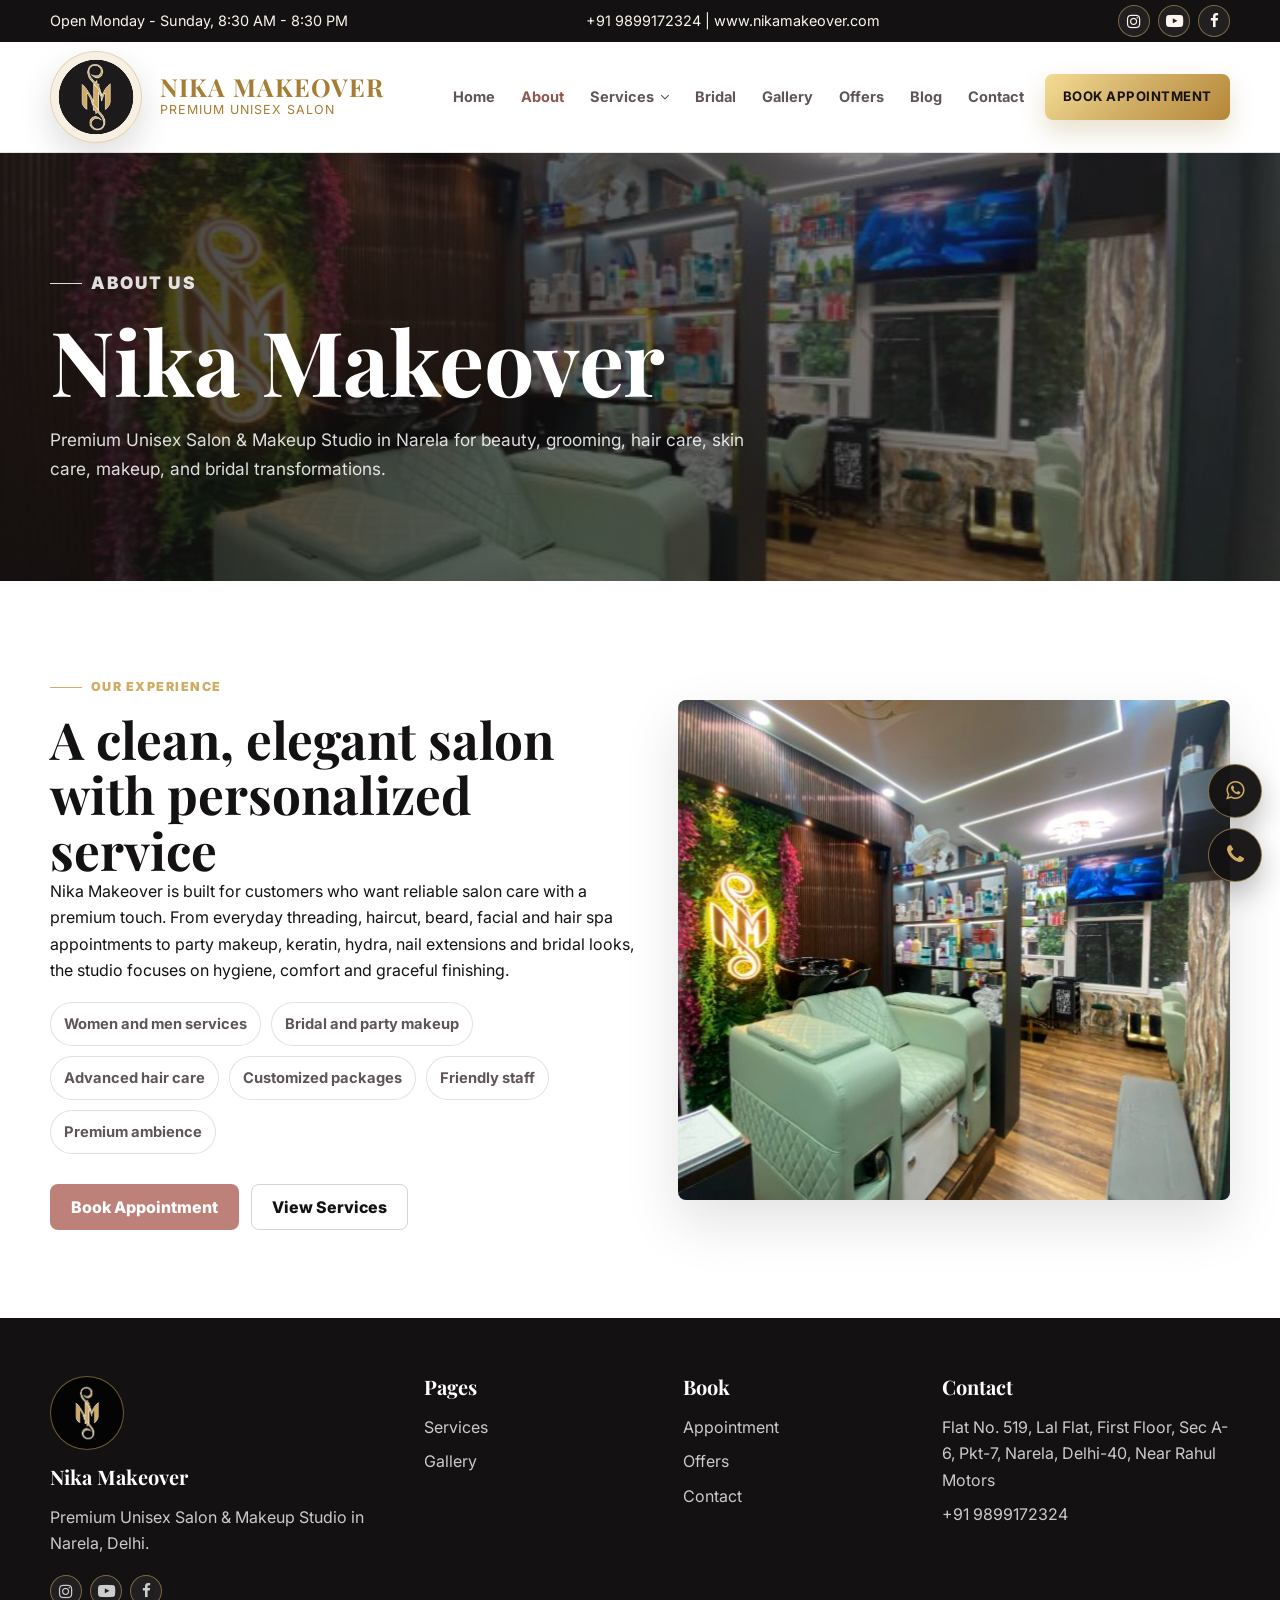
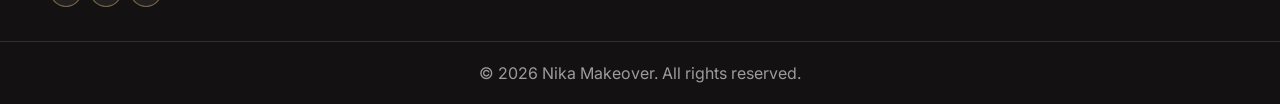
<file: about.html>
﻿<!DOCTYPE html>
<html lang="en">
<head>
  <meta charset="UTF-8">
  <meta name="viewport" content="width=device-width, initial-scale=1.0">
  <link rel="icon" type="image/png" href="assets/favicon.png">
  <link rel="apple-touch-icon" href="assets/favicon.png">
  <title>About Nika Makeover | Premium Unisex Salon in Narela</title>
  <meta name="description" content="Learn about Nika Makeover, a premium unisex salon and makeup studio in Narela, Delhi offering hair, beauty, grooming, skin and bridal services.">
  <link rel="preconnect" href="https://fonts.googleapis.com">
  <link rel="preconnect" href="https://fonts.gstatic.com" crossorigin>
  <link href="https://fonts.googleapis.com/css2?family=Inter:wght@400;600;700;800;900&family=Playfair+Display:wght@600;700;800&display=swap" rel="stylesheet">
  <link rel="stylesheet" href="https://cdnjs.cloudflare.com/ajax/libs/font-awesome/4.7.0/css/font-awesome.min.css">
  <link rel="stylesheet" href="css/styles.css">
</head>
<body>
  <div class="topbar">
    <div class="wrap">
      <span>Open Monday - Sunday, 8:30 AM - 8:30 PM</span>
      <span class="topbar-contact"><a href="tel:+919899172324">+91 9899172324</a> | <a href="https://www.nikamakeover.com" target="_blank" rel="noopener">www.nikamakeover.com</a></span>
      <span class="social-links" aria-label="Nika Makeover social links">
        <a class="social-icon instagram" href="https://www.instagram.com/nika_makeover/" target="_blank" rel="noopener" aria-label="Nika Makeover Instagram"><i class="fa fa-instagram" aria-hidden="true"></i></a>
        <a class="social-icon youtube" href="https://www.youtube.com/@nikamakeover1223" target="_blank" rel="noopener" aria-label="Nika Makeover YouTube"><i class="fa fa-youtube-play" aria-hidden="true"></i></a>
        <a class="social-icon facebook" href="https://www.facebook.com/search/top?q=Nika%20Makeover" target="_blank" rel="noopener" aria-label="Search Nika Makeover on Facebook"><i class="fa fa-facebook-f" aria-hidden="true"></i></a>
      </span>
    </div>
  </div>
  <header class="header"><nav class="nav" aria-label="Main navigation"><div class="wrap"><a class="brand" href="index.html"><img class="brand-logo" src="assets/nika-makeover-logo.png" alt="Nika Makeover logo"><span><strong>Nika Makeover</strong><span>Premium Unisex Salon</span></span></a><button class="menu-toggle" type="button" aria-label="Toggle menu" aria-expanded="false"><span></span><span></span><span></span></button><div class="nav-links"><a href="index.html">Home</a><a class="active" href="about.html">About</a><div class="nav-dropdown"><a class="nav-parent" href="services.html">Services <i class="fa fa-angle-down" aria-hidden="true"></i></a><div class="dropdown-menu"><a class="" href="women-services.html">Women Services</a><a class="" href="men-services.html">Men Services</a></div></div><a href="bridal-packages.html">Bridal</a><a href="gallery.html">Gallery</a><a href="offers.html">Offers</a><a href="blog.html">Blog</a><a href="contact.html">Contact</a><a class="nav-cta" href="book-appointment.html">BOOK APPOINTMENT</a></div></div></nav></header>
  <main>
    <section class="page-hero"><div class="section"><p class="eyebrow">About Us</p><h1>Nika Makeover</h1><p>Premium Unisex Salon &amp; Makeup Studio in Narela for beauty, grooming, hair care, skin care, makeup, and bridal transformations.</p></div></section>
    <section class="section">
      <div class="split">
        <div>
          <p class="eyebrow">Our Experience</p>
          <h2>A clean, elegant salon with personalized service</h2>
          <p>Nika Makeover is built for customers who want reliable salon care with a premium touch. From everyday threading, haircut, beard, facial and hair spa appointments to party makeup, keratin, hydra, nail extensions and bridal looks, the studio focuses on hygiene, comfort and graceful finishing.</p>
          <ul class="service-list"><li>Women and men services</li><li>Bridal and party makeup</li><li>Advanced hair care</li><li>Customized packages</li><li>Friendly staff</li><li>Premium ambience</li></ul>
          <div class="actions"><a class="btn alt" href="book-appointment.html">Book Appointment</a><a class="btn light" href="services.html">View Services</a></div>
        </div>
        <div class="split-image" role="img" aria-label="Nika Makeover salon studio"></div>
      </div>
    </section>
  </main>
  <footer class="footer"><div class="wrap"><div class="footer-brand"><img class="footer-logo" src="assets/nika-makeover-logo.png" alt="Nika Makeover logo"><h3>Nika Makeover</h3><p>Premium Unisex Salon &amp; Makeup Studio in Narela, Delhi.</p><div class="social-links footer-social" aria-label="Nika Makeover social links"><a class="social-icon instagram" href="https://www.instagram.com/nika_makeover/" target="_blank" rel="noopener" aria-label="Nika Makeover Instagram"><i class="fa fa-instagram" aria-hidden="true"></i></a><a class="social-icon youtube" href="https://www.youtube.com/@nikamakeover1223" target="_blank" rel="noopener" aria-label="Nika Makeover YouTube"><i class="fa fa-youtube-play" aria-hidden="true"></i></a><a class="social-icon facebook" href="https://www.facebook.com/search/top?q=Nika%20Makeover" target="_blank" rel="noopener" aria-label="Search Nika Makeover on Facebook"><i class="fa fa-facebook-f" aria-hidden="true"></i></a></div></div><div><h3>Pages</h3><a href="services.html">Services</a><a href="gallery.html">Gallery</a></div><div><h3>Book</h3><a href="book-appointment.html">Appointment</a><a href="offers.html">Offers</a><a href="contact.html">Contact</a></div><div><h3>Contact</h3><p>Flat No. 519, Lal Flat, First Floor, Sec A-6, Pkt-7, Narela, Delhi-40, Near Rahul Motors</p><a href="tel:+919899172324">+91 9899172324</a></div></div><div class="copyright">&copy; 2026 Nika Makeover. All rights reserved.</div></footer>
  <div class="float-actions"><a class="whatsapp" href="https://wa.me/919899172324" target="_blank" rel="noopener" aria-label="Chat on WhatsApp" data-tooltip="Chat on WhatsApp"><i class="fa fa-whatsapp" aria-hidden="true"></i></a><a class="call-float" href="tel:+919899172324" aria-label="Call Now" data-tooltip="Call Now"><i class="fa fa-phone" aria-hidden="true"></i></a></div><script src="js/main.js"></script>
</body>
</html>
</file>
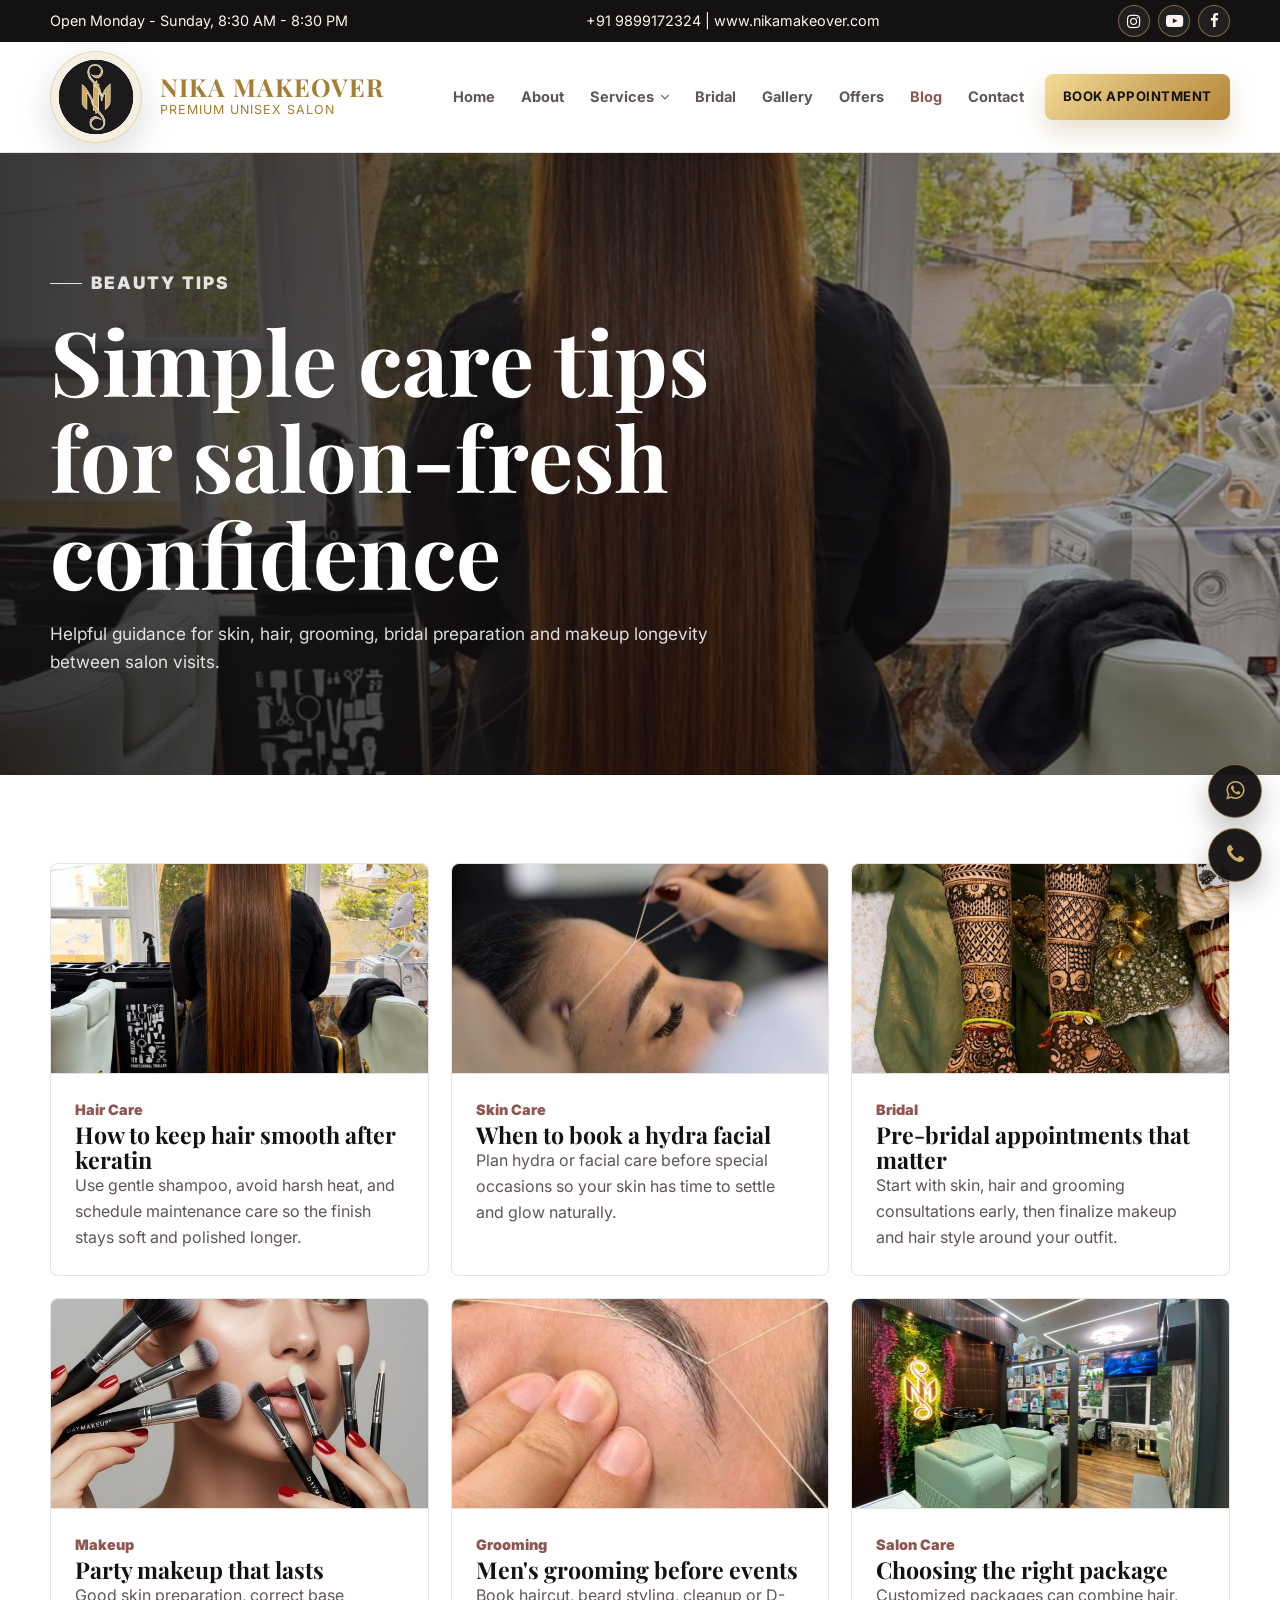
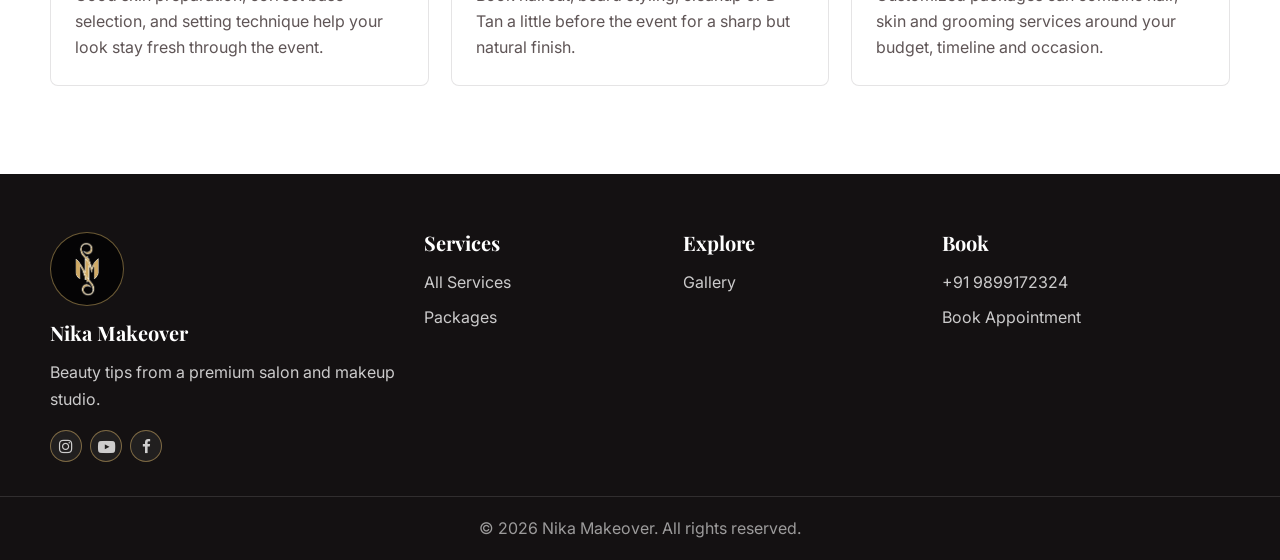
<file: blog.html>
﻿<!DOCTYPE html>
<html lang="en">
<head>
  <meta charset="UTF-8"><meta name="viewport" content="width=device-width, initial-scale=1.0">
  <link rel="icon" type="image/png" href="assets/favicon.png">
  <link rel="apple-touch-icon" href="assets/favicon.png">
  <title>Beauty Tips Blog | Nika Makeover</title>
  <meta name="description" content="Beauty tips from Nika Makeover for hair care, skin care, makeup, bridal preparation and grooming.">
  <link rel="preconnect" href="https://fonts.googleapis.com"><link rel="preconnect" href="https://fonts.gstatic.com" crossorigin><link href="https://fonts.googleapis.com/css2?family=Inter:wght@400;600;700;800;900&family=Playfair+Display:wght@600;700;800&display=swap" rel="stylesheet"><link rel="stylesheet" href="https://cdnjs.cloudflare.com/ajax/libs/font-awesome/4.7.0/css/font-awesome.min.css">
  <link rel="stylesheet" href="css/styles.css">
</head>
<body>
  <div class="topbar">
    <div class="wrap">
      <span>Open Monday - Sunday, 8:30 AM - 8:30 PM</span>
      <span class="topbar-contact"><a href="tel:+919899172324">+91 9899172324</a> | <a href="https://www.nikamakeover.com" target="_blank" rel="noopener">www.nikamakeover.com</a></span>
      <span class="social-links" aria-label="Nika Makeover social links">
        <a class="social-icon instagram" href="https://www.instagram.com/nika_makeover/" target="_blank" rel="noopener" aria-label="Nika Makeover Instagram"><i class="fa fa-instagram" aria-hidden="true"></i></a>
        <a class="social-icon youtube" href="https://www.youtube.com/@nikamakeover1223" target="_blank" rel="noopener" aria-label="Nika Makeover YouTube"><i class="fa fa-youtube-play" aria-hidden="true"></i></a>
        <a class="social-icon facebook" href="https://www.facebook.com/search/top?q=Nika%20Makeover" target="_blank" rel="noopener" aria-label="Search Nika Makeover on Facebook"><i class="fa fa-facebook-f" aria-hidden="true"></i></a>
      </span>
    </div>
  </div>
  <header class="header"><nav class="nav"><div class="wrap"><a class="brand" href="index.html"><img class="brand-logo" src="assets/nika-makeover-logo.png" alt="Nika Makeover logo"><span><strong>Nika Makeover</strong><span>Premium Unisex Salon</span></span></a><button class="menu-toggle" type="button" aria-label="Toggle menu" aria-expanded="false"><span></span><span></span><span></span></button><div class="nav-links"><a href="index.html">Home</a><a href="about.html">About</a><div class="nav-dropdown"><a class="nav-parent" href="services.html">Services <i class="fa fa-angle-down" aria-hidden="true"></i></a><div class="dropdown-menu"><a class="" href="women-services.html">Women Services</a><a class="" href="men-services.html">Men Services</a></div></div><a href="bridal-packages.html">Bridal</a><a href="gallery.html">Gallery</a><a href="offers.html">Offers</a><a class="active" href="blog.html">Blog</a><a href="contact.html">Contact</a><a class="nav-cta" href="book-appointment.html">BOOK APPOINTMENT</a></div></div></nav></header>
  <main>
    <section class="page-hero hair-hero"><div class="section"><p class="eyebrow">Beauty Tips</p><h1>Simple care tips for salon-fresh confidence</h1><p>Helpful guidance for skin, hair, grooming, bridal preparation and makeup longevity between salon visits.</p></div></section>
    <section class="section"><div class="grid three">
      <article class="card blog-card"><img src="assets/real/keratin-long-hair-front-nika-makeover.jpg" alt="Smooth keratin hair care result at Nika Makeover" loading="lazy"><div class="card-body"><p class="date">Hair Care</p><h3>How to keep hair smooth after keratin</h3><p>Use gentle shampoo, avoid harsh heat, and schedule maintenance care so the finish stays soft and polished longer.</p></div></article>
      <article class="card blog-card"><img src="assets/real/eyebrow-threading-service-nika-makeover.jpg" alt="Skin and threading care appointment at Nika Makeover" loading="lazy"><div class="card-body"><p class="date">Skin Care</p><h3>When to book a hydra facial</h3><p>Plan hydra or facial care before special occasions so your skin has time to settle and glow naturally.</p></div></article>
      <article class="card blog-card"><img src="assets/real/bridal-mehndi-hands-nika-makeover.jpg" alt="Bridal mehndi and pre-bridal planning at Nika Makeover" loading="lazy"><div class="card-body"><p class="date">Bridal</p><h3>Pre-bridal appointments that matter</h3><p>Start with skin, hair and grooming consultations early, then finalize makeup and hair style around your outfit.</p></div></article>
      <article class="card blog-card"><img src="assets/real/professional-makeup-brushes-nika-makeover.jpg" alt="Makeup preparation for party makeup at Nika Makeover" loading="lazy"><div class="card-body"><p class="date">Makeup</p><h3>Party makeup that lasts</h3><p>Good skin preparation, correct base selection, and setting technique help your look stay fresh through the event.</p></div></article>
      <article class="card blog-card"><img src="assets/real/closeup-threading-nika-makeover.jpg" alt="Grooming cleanup service before events at Nika Makeover" loading="lazy"><div class="card-body"><p class="date">Grooming</p><h3>Men's grooming before events</h3><p>Book haircut, beard styling, cleanup or D-Tan a little before the event for a sharp but natural finish.</p></div></article>
      <article class="card blog-card"><img src="assets/real/salon-interior-nika-makeover.jpg" alt="Nika Makeover salon interior for package consultation" loading="lazy"><div class="card-body"><p class="date">Salon Care</p><h3>Choosing the right package</h3><p>Customized packages can combine hair, skin and grooming services around your budget, timeline and occasion.</p></div></article>
    </div></section>
  </main>
  <footer class="footer"><div class="wrap"><div class="footer-brand"><img class="footer-logo" src="assets/nika-makeover-logo.png" alt="Nika Makeover logo"><h3>Nika Makeover</h3><p>Beauty tips from a premium salon and makeup studio.</p><div class="social-links footer-social" aria-label="Nika Makeover social links"><a class="social-icon instagram" href="https://www.instagram.com/nika_makeover/" target="_blank" rel="noopener" aria-label="Nika Makeover Instagram"><i class="fa fa-instagram" aria-hidden="true"></i></a><a class="social-icon youtube" href="https://www.youtube.com/@nikamakeover1223" target="_blank" rel="noopener" aria-label="Nika Makeover YouTube"><i class="fa fa-youtube-play" aria-hidden="true"></i></a><a class="social-icon facebook" href="https://www.facebook.com/search/top?q=Nika%20Makeover" target="_blank" rel="noopener" aria-label="Search Nika Makeover on Facebook"><i class="fa fa-facebook-f" aria-hidden="true"></i></a></div></div><div><h3>Services</h3><a href="services.html">All Services</a><a href="offers.html">Packages</a></div><div><h3>Explore</h3><a href="gallery.html">Gallery</a></div><div><h3>Book</h3><a href="tel:+919899172324">+91 9899172324</a><a href="book-appointment.html">Book Appointment</a></div></div><div class="copyright">&copy; 2026 Nika Makeover. All rights reserved.</div></footer>
  <div class="float-actions"><a class="whatsapp" href="https://wa.me/919899172324" target="_blank" rel="noopener" aria-label="Chat on WhatsApp" data-tooltip="Chat on WhatsApp"><i class="fa fa-whatsapp" aria-hidden="true"></i></a><a class="call-float" href="tel:+919899172324" aria-label="Call Now" data-tooltip="Call Now"><i class="fa fa-phone" aria-hidden="true"></i></a></div><script src="js/main.js"></script>
</body>
</html>
</file>
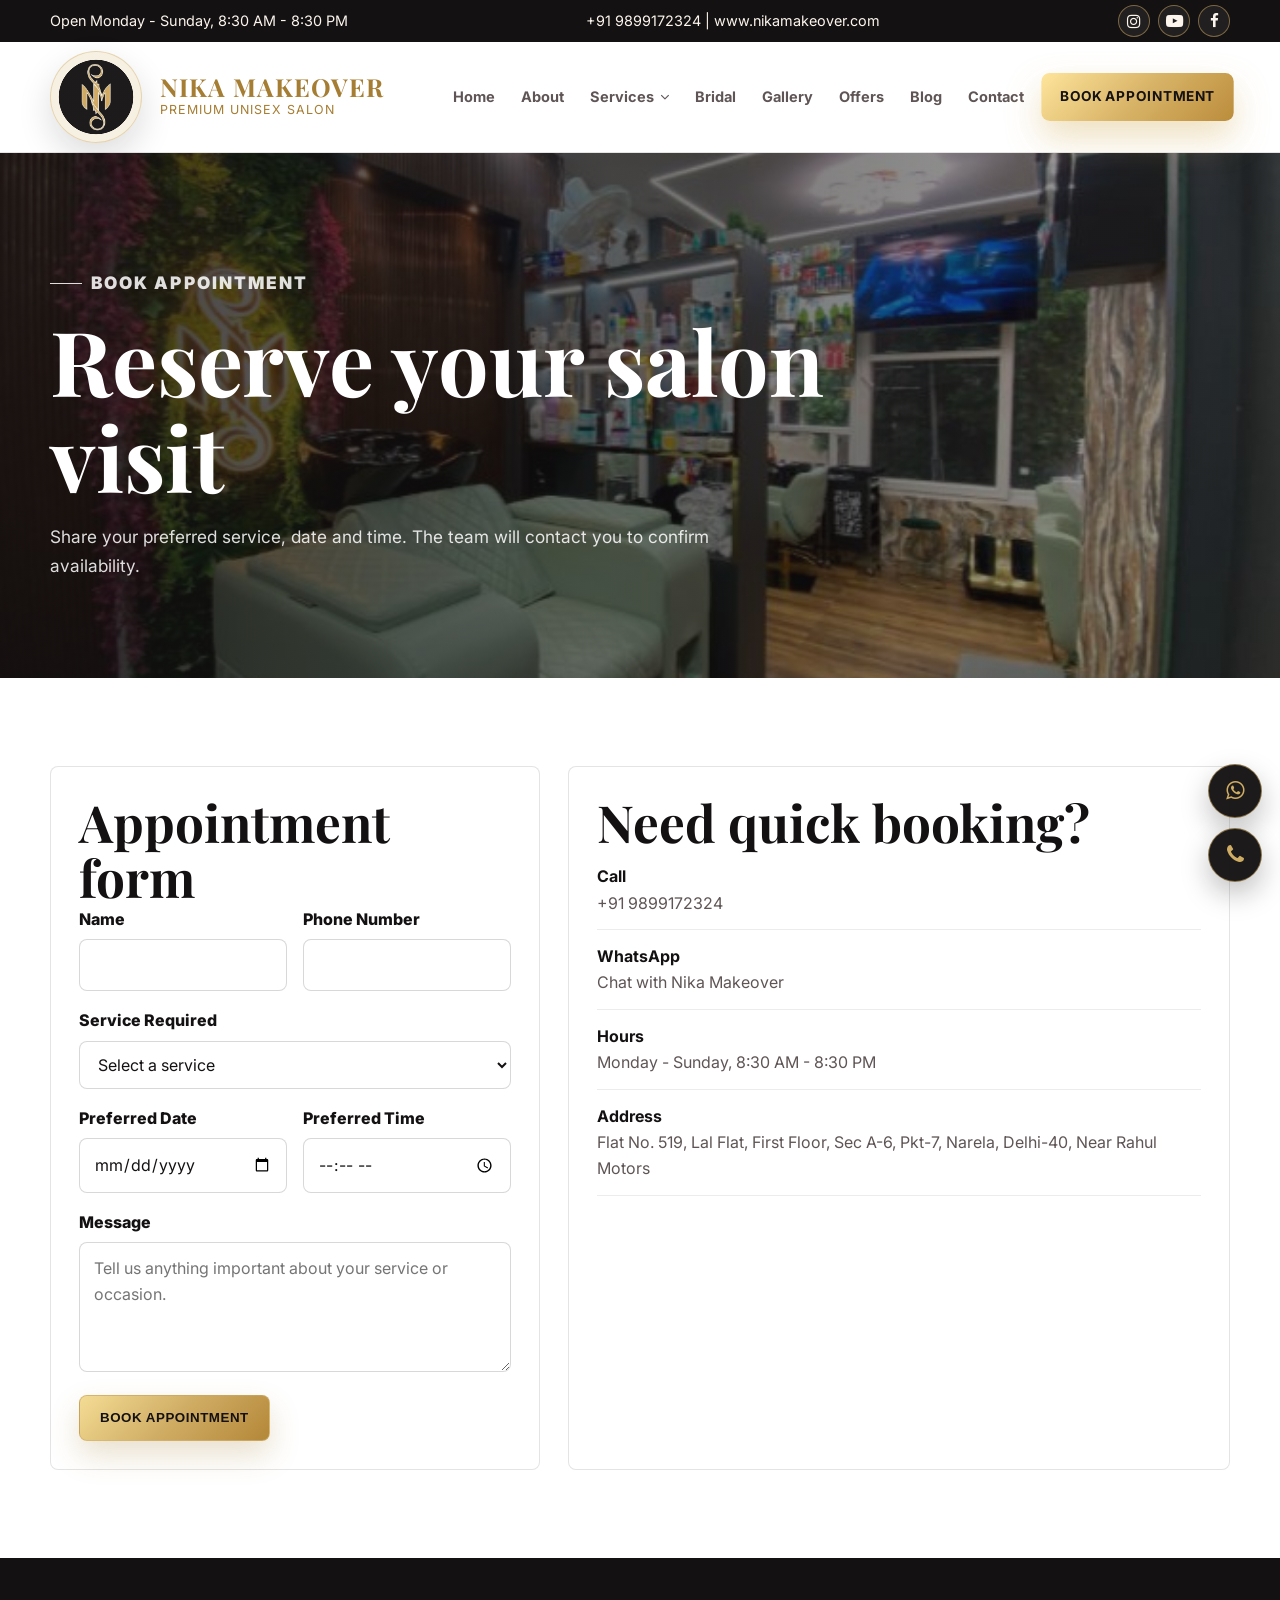
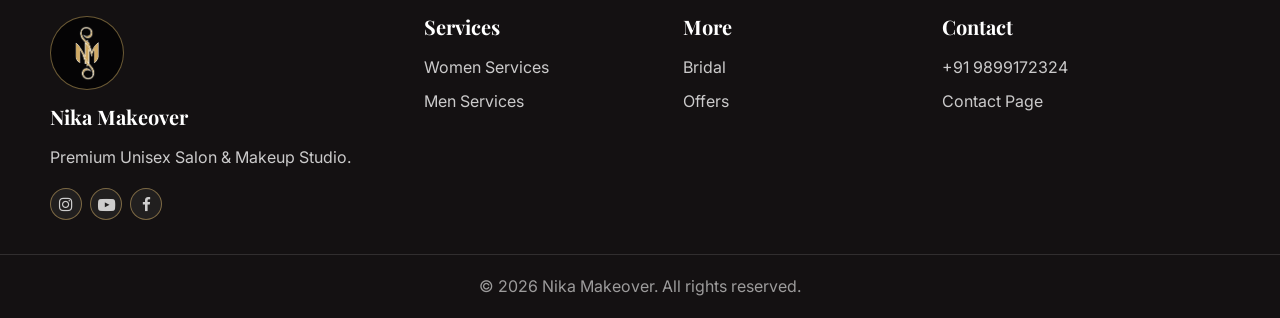
<file: book-appointment.html>
﻿<!DOCTYPE html>
<html lang="en">
<head>
  <meta charset="UTF-8"><meta name="viewport" content="width=device-width, initial-scale=1.0">
  <link rel="icon" type="image/png" href="assets/favicon.png">
  <link rel="apple-touch-icon" href="assets/favicon.png">
  <title>Book Appointment | Nika Makeover</title>
  <meta name="description" content="Book an appointment at Nika Makeover for salon, makeup, bridal, hair, skin and grooming services in Narela, Delhi.">
  <link rel="preconnect" href="https://fonts.googleapis.com"><link rel="preconnect" href="https://fonts.gstatic.com" crossorigin><link href="https://fonts.googleapis.com/css2?family=Inter:wght@400;600;700;800;900&family=Playfair+Display:wght@600;700;800&display=swap" rel="stylesheet"><link rel="stylesheet" href="https://cdnjs.cloudflare.com/ajax/libs/font-awesome/4.7.0/css/font-awesome.min.css">
  <link rel="stylesheet" href="css/styles.css">
</head>
<body>
  <div class="topbar">
    <div class="wrap">
      <span>Open Monday - Sunday, 8:30 AM - 8:30 PM</span>
      <span class="topbar-contact"><a href="tel:+919899172324">+91 9899172324</a> | <a href="https://www.nikamakeover.com" target="_blank" rel="noopener">www.nikamakeover.com</a></span>
      <span class="social-links" aria-label="Nika Makeover social links">
        <a class="social-icon instagram" href="https://www.instagram.com/nika_makeover/" target="_blank" rel="noopener" aria-label="Nika Makeover Instagram"><i class="fa fa-instagram" aria-hidden="true"></i></a>
        <a class="social-icon youtube" href="https://www.youtube.com/@nikamakeover1223" target="_blank" rel="noopener" aria-label="Nika Makeover YouTube"><i class="fa fa-youtube-play" aria-hidden="true"></i></a>
        <a class="social-icon facebook" href="https://www.facebook.com/search/top?q=Nika%20Makeover" target="_blank" rel="noopener" aria-label="Search Nika Makeover on Facebook"><i class="fa fa-facebook-f" aria-hidden="true"></i></a>
      </span>
    </div>
  </div>
  <header class="header"><nav class="nav"><div class="wrap"><a class="brand" href="index.html"><img class="brand-logo" src="assets/nika-makeover-logo.png" alt="Nika Makeover logo"><span><strong>Nika Makeover</strong><span>Premium Unisex Salon</span></span></a><button class="menu-toggle" type="button" aria-label="Toggle menu" aria-expanded="false"><span></span><span></span><span></span></button><div class="nav-links"><a href="index.html">Home</a><a href="about.html">About</a><div class="nav-dropdown"><a class="nav-parent" href="services.html">Services <i class="fa fa-angle-down" aria-hidden="true"></i></a><div class="dropdown-menu"><a class="" href="women-services.html">Women Services</a><a class="" href="men-services.html">Men Services</a></div></div><a href="bridal-packages.html">Bridal</a><a href="gallery.html">Gallery</a><a href="offers.html">Offers</a><a href="blog.html">Blog</a><a href="contact.html">Contact</a><a class="nav-cta active" href="book-appointment.html">BOOK APPOINTMENT</a></div></div></nav></header>
  <main>
    <section class="page-hero"><div class="section"><p class="eyebrow">Book Appointment</p><h1>Reserve your salon visit</h1><p>Share your preferred service, date and time. The team will contact you to confirm availability.</p></div></section>
    <section class="section">
      <div class="contact-grid">
        <div class="contact-box">
          <h2>Appointment form</h2>
          <form class="form two" data-appointment-form>
            <div class="field"><label for="book-name">Name</label><input id="book-name" name="name" type="text" required></div>
            <div class="field"><label for="book-phone">Phone Number</label><input id="book-phone" name="phone" type="tel" required></div>
            <div class="field full"><label for="book-service">Service Required</label><select id="book-service" name="service" required><option value="">Select a service</option><option>Women Services</option><option>Men Services</option><option>Bridal Makeup</option><option>Party Makeup</option><option>Hair Treatment</option><option>Hydra Facial</option><option>Customized Package</option></select></div>
            <div class="field"><label for="book-date">Preferred Date</label><input id="book-date" name="date" type="date" required></div>
            <div class="field"><label for="book-time">Preferred Time</label><input id="book-time" name="time" type="time" required></div>
            <div class="field full"><label for="book-message">Message</label><textarea id="book-message" name="message" placeholder="Tell us anything important about your service or occasion."></textarea></div>
            <div class="field full form-note"></div>
            <div class="field full"><button class="btn appointment-submit" type="submit">BOOK APPOINTMENT</button></div>
          </form>
        </div>
        <div class="contact-box">
          <h2>Need quick booking?</h2>
          <p class="contact-line"><strong>Call</strong><a href="tel:+919899172324">+91 9899172324</a></p>
          <p class="contact-line"><strong>WhatsApp</strong><a href="https://wa.me/919899172324" target="_blank" rel="noopener">Chat with Nika Makeover</a></p>
          <p class="contact-line"><strong>Hours</strong>Monday - Sunday, 8:30 AM - 8:30 PM</p>
          <p class="contact-line"><strong>Address</strong>Flat No. 519, Lal Flat, First Floor, Sec A-6, Pkt-7, Narela, Delhi-40, Near Rahul Motors</p>
        </div>
      </div>
    </section>
  </main>
  <footer class="footer"><div class="wrap"><div class="footer-brand"><img class="footer-logo" src="assets/nika-makeover-logo.png" alt="Nika Makeover logo"><h3>Nika Makeover</h3><p>Premium Unisex Salon &amp; Makeup Studio.</p><div class="social-links footer-social" aria-label="Nika Makeover social links"><a class="social-icon instagram" href="https://www.instagram.com/nika_makeover/" target="_blank" rel="noopener" aria-label="Nika Makeover Instagram"><i class="fa fa-instagram" aria-hidden="true"></i></a><a class="social-icon youtube" href="https://www.youtube.com/@nikamakeover1223" target="_blank" rel="noopener" aria-label="Nika Makeover YouTube"><i class="fa fa-youtube-play" aria-hidden="true"></i></a><a class="social-icon facebook" href="https://www.facebook.com/search/top?q=Nika%20Makeover" target="_blank" rel="noopener" aria-label="Search Nika Makeover on Facebook"><i class="fa fa-facebook-f" aria-hidden="true"></i></a></div></div><div><h3>Services</h3><a href="women-services.html">Women Services</a><a href="men-services.html">Men Services</a></div><div><h3>More</h3><a href="bridal-packages.html">Bridal</a><a href="offers.html">Offers</a></div><div><h3>Contact</h3><a href="tel:+919899172324">+91 9899172324</a><a href="contact.html">Contact Page</a></div></div><div class="copyright">&copy; 2026 Nika Makeover. All rights reserved.</div></footer>
  <div class="float-actions"><a class="whatsapp" href="https://wa.me/919899172324" target="_blank" rel="noopener" aria-label="Chat on WhatsApp" data-tooltip="Chat on WhatsApp"><i class="fa fa-whatsapp" aria-hidden="true"></i></a><a class="call-float" href="tel:+919899172324" aria-label="Call Now" data-tooltip="Call Now"><i class="fa fa-phone" aria-hidden="true"></i></a></div><script src="js/main.js"></script>
</body>
</html>
</file>
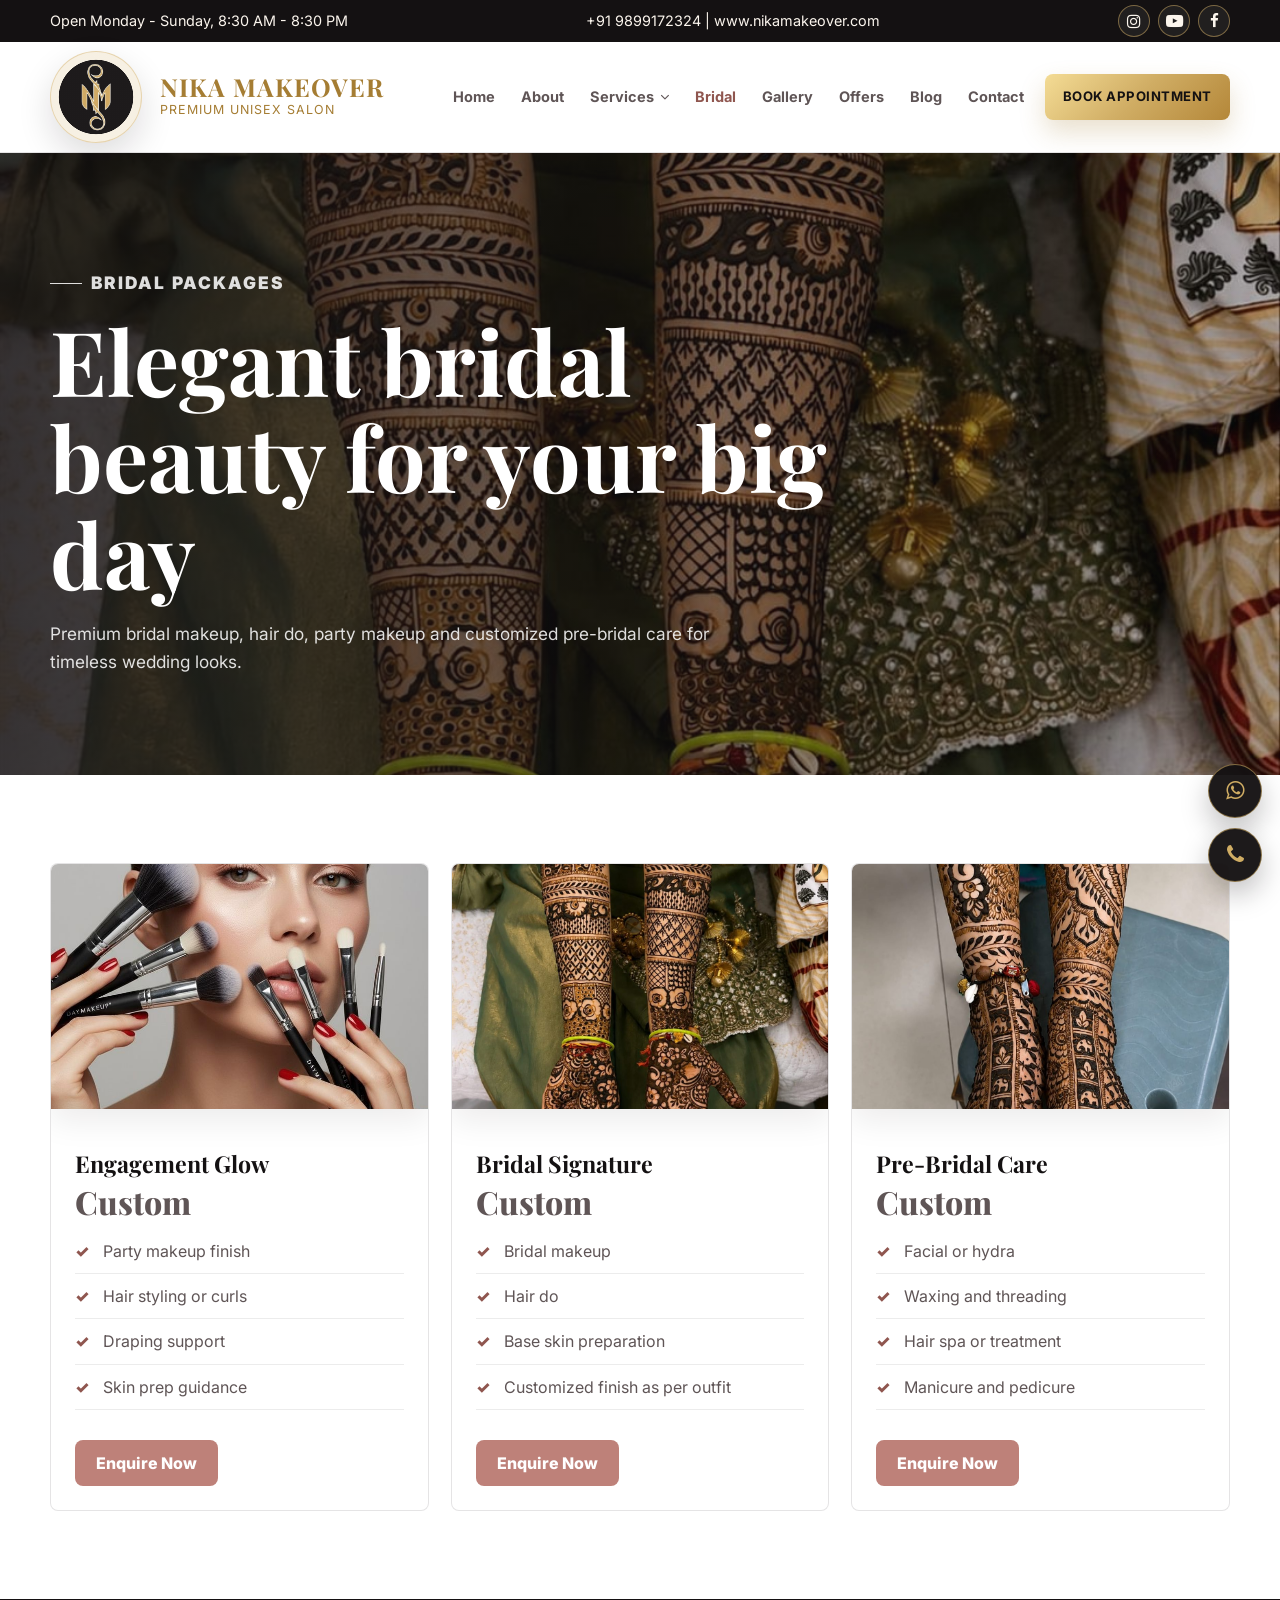
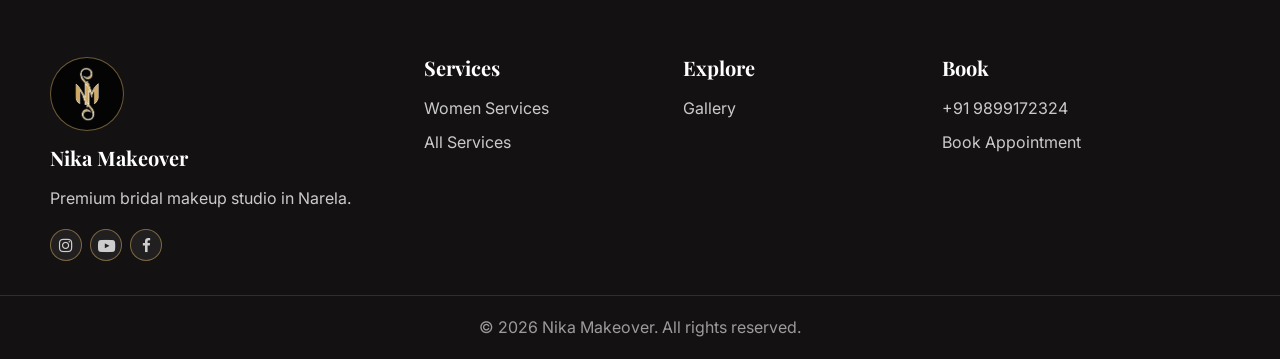
<file: bridal-packages.html>
﻿<!DOCTYPE html>
<html lang="en">
<head>
  <meta charset="UTF-8"><meta name="viewport" content="width=device-width, initial-scale=1.0">
  <link rel="icon" type="image/png" href="assets/favicon.png">
  <link rel="apple-touch-icon" href="assets/favicon.png">
  <title>Bridal Packages | Nika Makeover</title>
  <meta name="description" content="Bridal makeup, party makeup, hair do and pre-bridal packages at Nika Makeover in Narela, Delhi.">
  <link rel="preconnect" href="https://fonts.googleapis.com"><link rel="preconnect" href="https://fonts.gstatic.com" crossorigin><link href="https://fonts.googleapis.com/css2?family=Inter:wght@400;600;700;800;900&family=Playfair+Display:wght@600;700;800&display=swap" rel="stylesheet"><link rel="stylesheet" href="https://cdnjs.cloudflare.com/ajax/libs/font-awesome/4.7.0/css/font-awesome.min.css">
  <link rel="stylesheet" href="css/styles.css">
</head>
<body>
  <div class="topbar">
    <div class="wrap">
      <span>Open Monday - Sunday, 8:30 AM - 8:30 PM</span>
      <span class="topbar-contact"><a href="tel:+919899172324">+91 9899172324</a> | <a href="https://www.nikamakeover.com" target="_blank" rel="noopener">www.nikamakeover.com</a></span>
      <span class="social-links" aria-label="Nika Makeover social links">
        <a class="social-icon instagram" href="https://www.instagram.com/nika_makeover/" target="_blank" rel="noopener" aria-label="Nika Makeover Instagram"><i class="fa fa-instagram" aria-hidden="true"></i></a>
        <a class="social-icon youtube" href="https://www.youtube.com/@nikamakeover1223" target="_blank" rel="noopener" aria-label="Nika Makeover YouTube"><i class="fa fa-youtube-play" aria-hidden="true"></i></a>
        <a class="social-icon facebook" href="https://www.facebook.com/search/top?q=Nika%20Makeover" target="_blank" rel="noopener" aria-label="Search Nika Makeover on Facebook"><i class="fa fa-facebook-f" aria-hidden="true"></i></a>
      </span>
    </div>
  </div>
  <header class="header"><nav class="nav"><div class="wrap"><a class="brand" href="index.html"><img class="brand-logo" src="assets/nika-makeover-logo.png" alt="Nika Makeover logo"><span><strong>Nika Makeover</strong><span>Premium Unisex Salon</span></span></a><button class="menu-toggle" type="button" aria-label="Toggle menu" aria-expanded="false"><span></span><span></span><span></span></button><div class="nav-links"><a href="index.html">Home</a><a href="about.html">About</a><div class="nav-dropdown"><a class="nav-parent" href="services.html">Services <i class="fa fa-angle-down" aria-hidden="true"></i></a><div class="dropdown-menu"><a class="" href="women-services.html">Women Services</a><a class="" href="men-services.html">Men Services</a></div></div><a class="active" href="bridal-packages.html">Bridal</a><a href="gallery.html">Gallery</a><a href="offers.html">Offers</a><a href="blog.html">Blog</a><a href="contact.html">Contact</a><a class="nav-cta" href="book-appointment.html">BOOK APPOINTMENT</a></div></div></nav></header>
  <main>
    <section class="page-hero bridal-hero"><div class="section"><p class="eyebrow">Bridal Packages</p><h1>Elegant bridal beauty for your big day</h1><p>Premium bridal makeup, hair do, party makeup and customized pre-bridal care for timeless wedding looks.</p></div></section>
    <section class="section">
      <div class="grid three">
        <article class="card image-card package"><img src="assets/real/professional-makeup-brushes-nika-makeover.jpg" alt="Professional bridal makeup preparation at Nika Makeover" loading="lazy"><div class="card-body"><h3>Engagement Glow</h3><p class="price">Custom</p><ul class="check-list"><li>Party makeup finish</li><li>Hair styling or curls</li><li>Draping support</li><li>Skin prep guidance</li></ul><div class="actions"><a class="btn alt" href="book-appointment.html">Enquire Now</a></div></div></article>
        <article class="card image-card package"><img src="assets/real/bridal-mehndi-hands-nika-makeover.jpg" alt="Full bridal hand mehndi design by Nika Makeover" loading="lazy"><div class="card-body"><h3>Bridal Signature</h3><p class="price">Custom</p><ul class="check-list"><li>Bridal makeup</li><li>Hair do</li><li>Base skin preparation</li><li>Customized finish as per outfit</li></ul><div class="actions"><a class="btn alt" href="book-appointment.html">Enquire Now</a></div></div></article>
        <article class="card image-card package"><img src="assets/real/bridal-mehndi-feet-nika-makeover.jpg" alt="Bridal feet mehndi and pre-bridal care at Nika Makeover" loading="lazy"><div class="card-body"><h3>Pre-Bridal Care</h3><p class="price">Custom</p><ul class="check-list"><li>Facial or hydra</li><li>Waxing and threading</li><li>Hair spa or treatment</li><li>Manicure and pedicure</li></ul><div class="actions"><a class="btn alt" href="book-appointment.html">Enquire Now</a></div></div></article>
      </div>
    </section>
  </main>
  <footer class="footer"><div class="wrap"><div class="footer-brand"><img class="footer-logo" src="assets/nika-makeover-logo.png" alt="Nika Makeover logo"><h3>Nika Makeover</h3><p>Premium bridal makeup studio in Narela.</p><div class="social-links footer-social" aria-label="Nika Makeover social links"><a class="social-icon instagram" href="https://www.instagram.com/nika_makeover/" target="_blank" rel="noopener" aria-label="Nika Makeover Instagram"><i class="fa fa-instagram" aria-hidden="true"></i></a><a class="social-icon youtube" href="https://www.youtube.com/@nikamakeover1223" target="_blank" rel="noopener" aria-label="Nika Makeover YouTube"><i class="fa fa-youtube-play" aria-hidden="true"></i></a><a class="social-icon facebook" href="https://www.facebook.com/search/top?q=Nika%20Makeover" target="_blank" rel="noopener" aria-label="Search Nika Makeover on Facebook"><i class="fa fa-facebook-f" aria-hidden="true"></i></a></div></div><div><h3>Services</h3><a href="women-services.html">Women Services</a><a href="services.html">All Services</a></div><div><h3>Explore</h3><a href="gallery.html">Gallery</a></div><div><h3>Book</h3><a href="tel:+919899172324">+91 9899172324</a><a href="book-appointment.html">Book Appointment</a></div></div><div class="copyright">&copy; 2026 Nika Makeover. All rights reserved.</div></footer>
  <div class="float-actions"><a class="whatsapp" href="https://wa.me/919899172324" target="_blank" rel="noopener" aria-label="Chat on WhatsApp" data-tooltip="Chat on WhatsApp"><i class="fa fa-whatsapp" aria-hidden="true"></i></a><a class="call-float" href="tel:+919899172324" aria-label="Call Now" data-tooltip="Call Now"><i class="fa fa-phone" aria-hidden="true"></i></a></div><script src="js/main.js"></script>
</body>
</html>
</file>
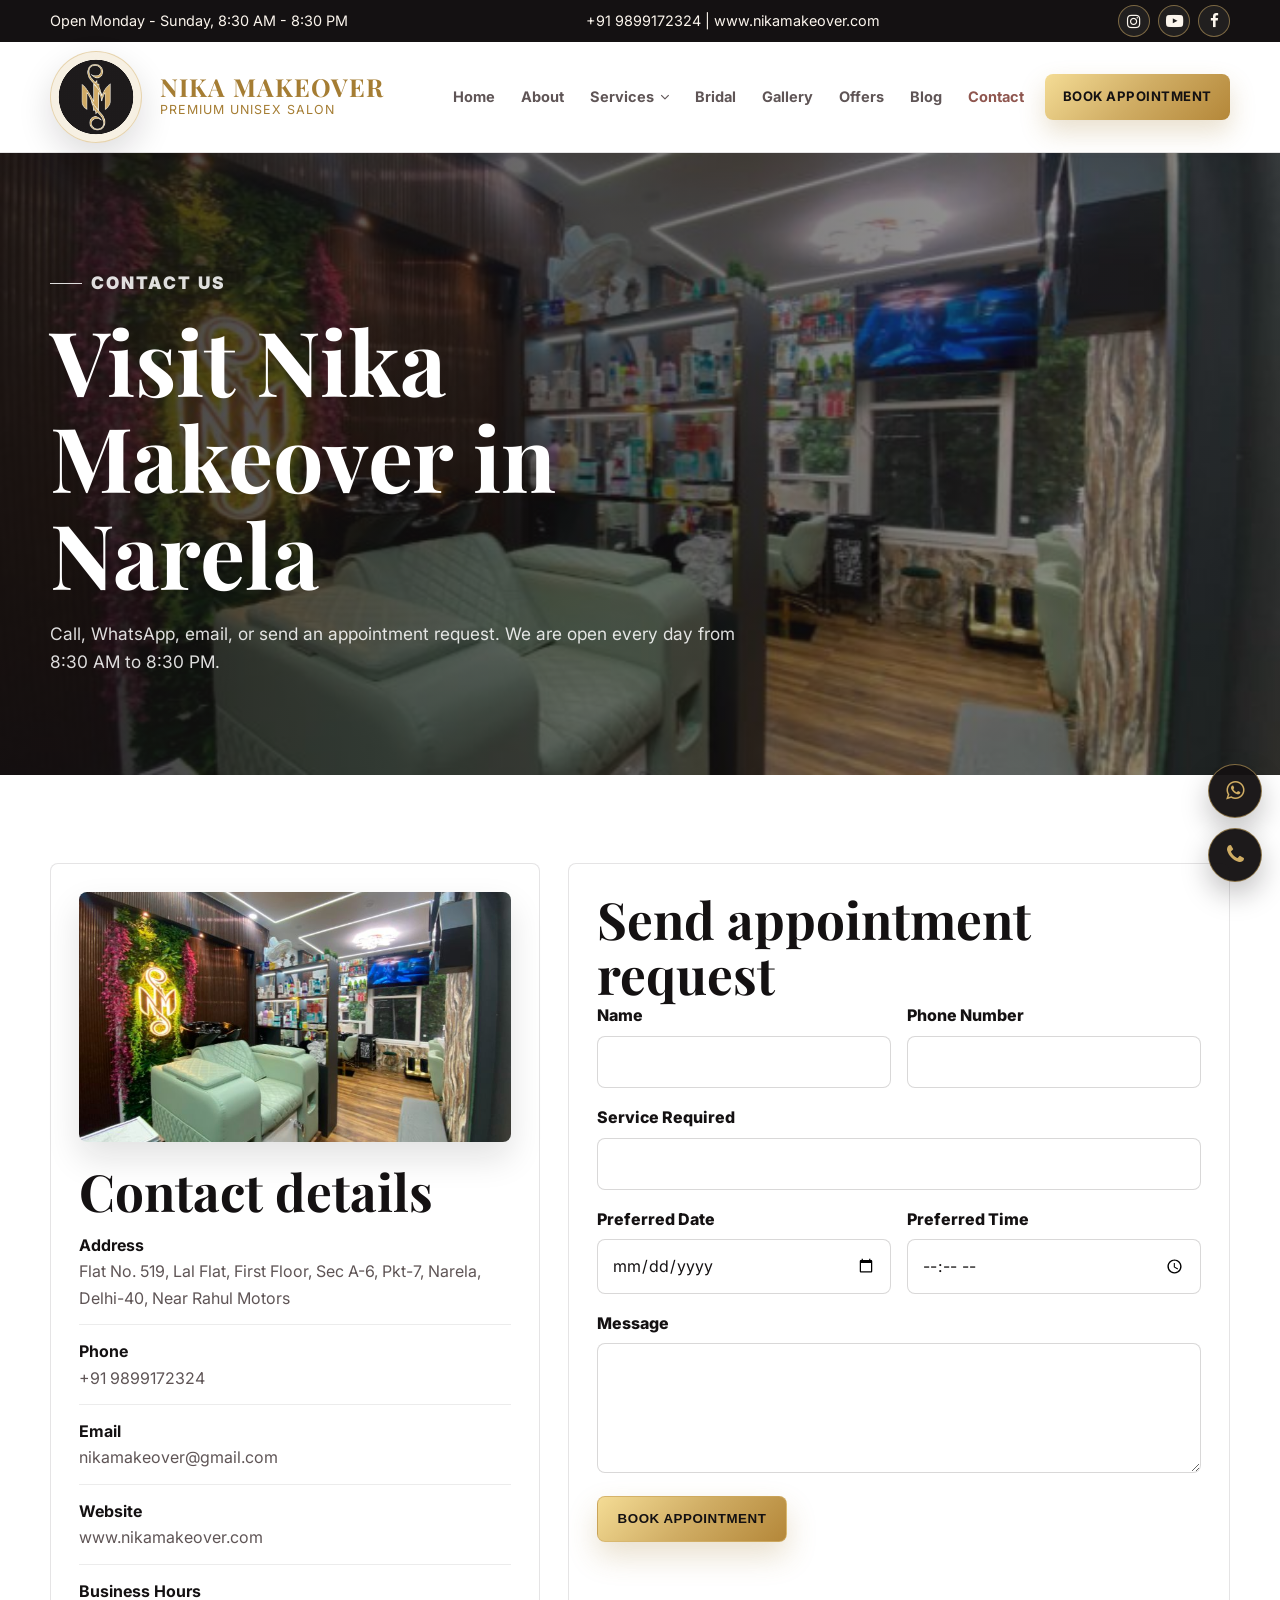
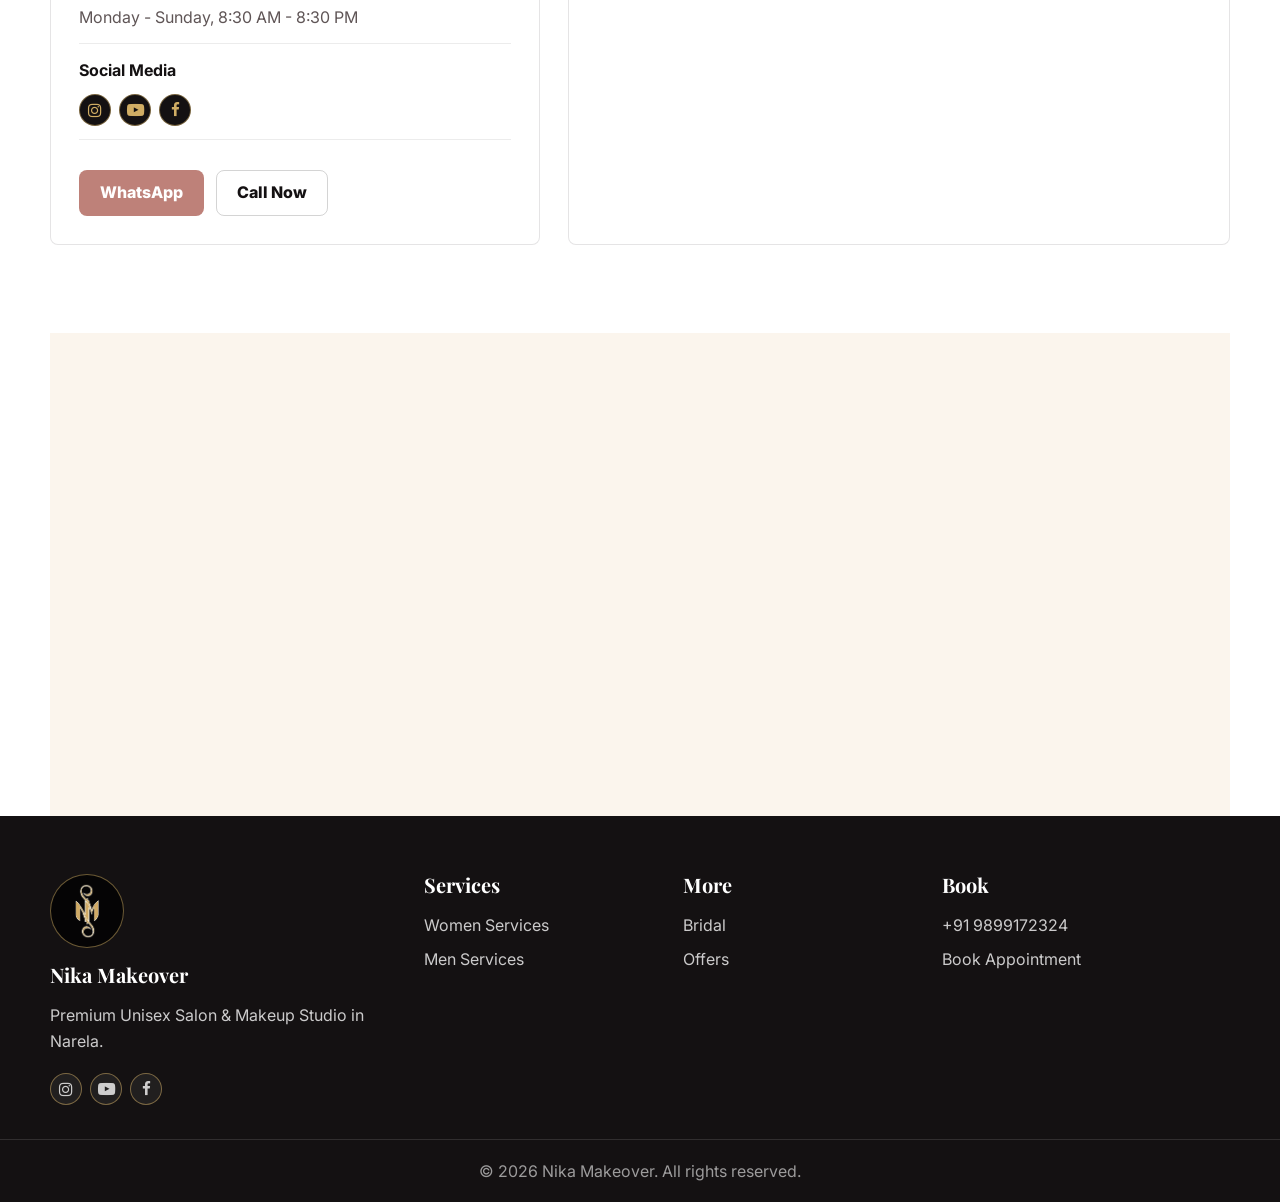
<file: contact.html>
﻿<!DOCTYPE html>
<html lang="en">
<head>
  <meta charset="UTF-8"><meta name="viewport" content="width=device-width, initial-scale=1.0">
  <link rel="icon" type="image/png" href="assets/favicon.png">
  <link rel="apple-touch-icon" href="assets/favicon.png">
  <title>Contact Nika Makeover | Salon in Narela</title>
  <meta name="description" content="Contact Nika Makeover in Narela, Delhi. Call, WhatsApp, email or book an appointment for salon, makeup, bridal and grooming services.">
  <link rel="preconnect" href="https://fonts.googleapis.com"><link rel="preconnect" href="https://fonts.gstatic.com" crossorigin><link href="https://fonts.googleapis.com/css2?family=Inter:wght@400;600;700;800;900&family=Playfair+Display:wght@600;700;800&display=swap" rel="stylesheet"><link rel="stylesheet" href="https://cdnjs.cloudflare.com/ajax/libs/font-awesome/4.7.0/css/font-awesome.min.css">
  <link rel="stylesheet" href="css/styles.css">
</head>
<body>
  <div class="topbar">
    <div class="wrap">
      <span>Open Monday - Sunday, 8:30 AM - 8:30 PM</span>
      <span class="topbar-contact"><a href="tel:+919899172324">+91 9899172324</a> | <a href="https://www.nikamakeover.com" target="_blank" rel="noopener">www.nikamakeover.com</a></span>
      <span class="social-links" aria-label="Nika Makeover social links">
        <a class="social-icon instagram" href="https://www.instagram.com/nika_makeover/" target="_blank" rel="noopener" aria-label="Nika Makeover Instagram"><i class="fa fa-instagram" aria-hidden="true"></i></a>
        <a class="social-icon youtube" href="https://www.youtube.com/@nikamakeover1223" target="_blank" rel="noopener" aria-label="Nika Makeover YouTube"><i class="fa fa-youtube-play" aria-hidden="true"></i></a>
        <a class="social-icon facebook" href="https://www.facebook.com/search/top?q=Nika%20Makeover" target="_blank" rel="noopener" aria-label="Search Nika Makeover on Facebook"><i class="fa fa-facebook-f" aria-hidden="true"></i></a>
      </span>
    </div>
  </div>
  <header class="header"><nav class="nav"><div class="wrap"><a class="brand" href="index.html"><img class="brand-logo" src="assets/nika-makeover-logo.png" alt="Nika Makeover logo"><span><strong>Nika Makeover</strong><span>Premium Unisex Salon</span></span></a><button class="menu-toggle" type="button" aria-label="Toggle menu" aria-expanded="false"><span></span><span></span><span></span></button><div class="nav-links"><a href="index.html">Home</a><a href="about.html">About</a><div class="nav-dropdown"><a class="nav-parent" href="services.html">Services <i class="fa fa-angle-down" aria-hidden="true"></i></a><div class="dropdown-menu"><a class="" href="women-services.html">Women Services</a><a class="" href="men-services.html">Men Services</a></div></div><a href="bridal-packages.html">Bridal</a><a href="gallery.html">Gallery</a><a href="offers.html">Offers</a><a href="blog.html">Blog</a><a class="active" href="contact.html">Contact</a><a class="nav-cta" href="book-appointment.html">BOOK APPOINTMENT</a></div></div></nav></header>
  <main>
    <section class="page-hero"><div class="section"><p class="eyebrow">Contact Us</p><h1>Visit Nika Makeover in Narela</h1><p>Call, WhatsApp, email, or send an appointment request. We are open every day from 8:30 AM to 8:30 PM.</p></div></section>
    <section class="section">
      <div class="contact-grid">
        <div class="contact-box">
          <img class="contact-photo" src="assets/real/salon-interior-nika-makeover.jpg" alt="Nika Makeover salon interior and reception area" loading="lazy">
          <h2>Contact details</h2>
          <div class="contact-line"><strong>Address</strong>Flat No. 519, Lal Flat, First Floor, Sec A-6, Pkt-7, Narela, Delhi-40, Near Rahul Motors</div>
          <div class="contact-line"><strong>Phone</strong><a href="tel:+919899172324">+91 9899172324</a></div>
          <div class="contact-line"><strong>Email</strong><a href="mailto:nikamakeover@gmail.com">nikamakeover@gmail.com</a></div>
          <div class="contact-line"><strong>Website</strong><a href="https://www.nikamakeover.com" target="_blank" rel="noopener">www.nikamakeover.com</a></div>
          <div class="contact-line"><strong>Business Hours</strong>Monday - Sunday, 8:30 AM - 8:30 PM</div>
          <div class="contact-line"><strong>Social Media</strong><div class="social-links contact-social"><a class="social-icon instagram" href="https://www.instagram.com/nika_makeover/" target="_blank" rel="noopener" aria-label="Nika Makeover Instagram"><i class="fa fa-instagram" aria-hidden="true"></i></a><a class="social-icon youtube" href="https://www.youtube.com/@nikamakeover1223" target="_blank" rel="noopener" aria-label="Nika Makeover YouTube"><i class="fa fa-youtube-play" aria-hidden="true"></i></a><a class="social-icon facebook" href="https://www.facebook.com/search/top?q=Nika%20Makeover" target="_blank" rel="noopener" aria-label="Search Nika Makeover on Facebook"><i class="fa fa-facebook-f" aria-hidden="true"></i></a></div></div>
          <div class="actions"><a class="btn alt" href="https://wa.me/919899172324" target="_blank" rel="noopener">WhatsApp</a><a class="btn light" href="tel:+919899172324">Call Now</a></div>
        </div>
        <div class="contact-box">
          <h2>Send appointment request</h2>
          <form class="form two" data-appointment-form>
            <div class="field"><label for="name">Name</label><input id="name" name="name" type="text" required></div>
            <div class="field"><label for="phone">Phone Number</label><input id="phone" name="phone" type="tel" required></div>
            <div class="field full"><label for="service">Service Required</label><input id="service" name="service" type="text" required></div>
            <div class="field"><label for="date">Preferred Date</label><input id="date" name="date" type="date" required></div>
            <div class="field"><label for="time">Preferred Time</label><input id="time" name="time" type="time" required></div>
            <div class="field full"><label for="message">Message</label><textarea id="message" name="message"></textarea></div>
            <div class="field full form-note"></div>
            <div class="field full"><button class="btn appointment-submit" type="submit">BOOK APPOINTMENT</button></div>
          </form>
        </div>
      </div>
    </section>
    <section class="section tight alt-bg"><iframe class="map" title="Nika Makeover location map" loading="lazy" referrerpolicy="no-referrer-when-downgrade" src="https://www.google.com/maps?q=Flat%20No.%20519%20Lal%20Flat%20First%20Floor%20Sec%20A-6%20Pkt-7%20Narela%20Delhi-40%20Near%20Rahul%20Motors&output=embed"></iframe></section>
  </main>
  <footer class="footer"><div class="wrap"><div class="footer-brand"><img class="footer-logo" src="assets/nika-makeover-logo.png" alt="Nika Makeover logo"><h3>Nika Makeover</h3><p>Premium Unisex Salon &amp; Makeup Studio in Narela.</p><div class="social-links footer-social" aria-label="Nika Makeover social links"><a class="social-icon instagram" href="https://www.instagram.com/nika_makeover/" target="_blank" rel="noopener" aria-label="Nika Makeover Instagram"><i class="fa fa-instagram" aria-hidden="true"></i></a><a class="social-icon youtube" href="https://www.youtube.com/@nikamakeover1223" target="_blank" rel="noopener" aria-label="Nika Makeover YouTube"><i class="fa fa-youtube-play" aria-hidden="true"></i></a><a class="social-icon facebook" href="https://www.facebook.com/search/top?q=Nika%20Makeover" target="_blank" rel="noopener" aria-label="Search Nika Makeover on Facebook"><i class="fa fa-facebook-f" aria-hidden="true"></i></a></div></div><div><h3>Services</h3><a href="women-services.html">Women Services</a><a href="men-services.html">Men Services</a></div><div><h3>More</h3><a href="bridal-packages.html">Bridal</a><a href="offers.html">Offers</a></div><div><h3>Book</h3><a href="tel:+919899172324">+91 9899172324</a><a href="book-appointment.html">Book Appointment</a></div></div><div class="copyright">&copy; 2026 Nika Makeover. All rights reserved.</div></footer>
  <div class="float-actions"><a class="whatsapp" href="https://wa.me/919899172324" target="_blank" rel="noopener" aria-label="Chat on WhatsApp" data-tooltip="Chat on WhatsApp"><i class="fa fa-whatsapp" aria-hidden="true"></i></a><a class="call-float" href="tel:+919899172324" aria-label="Call Now" data-tooltip="Call Now"><i class="fa fa-phone" aria-hidden="true"></i></a></div><script src="js/main.js"></script>
</body>
</html>
</file>
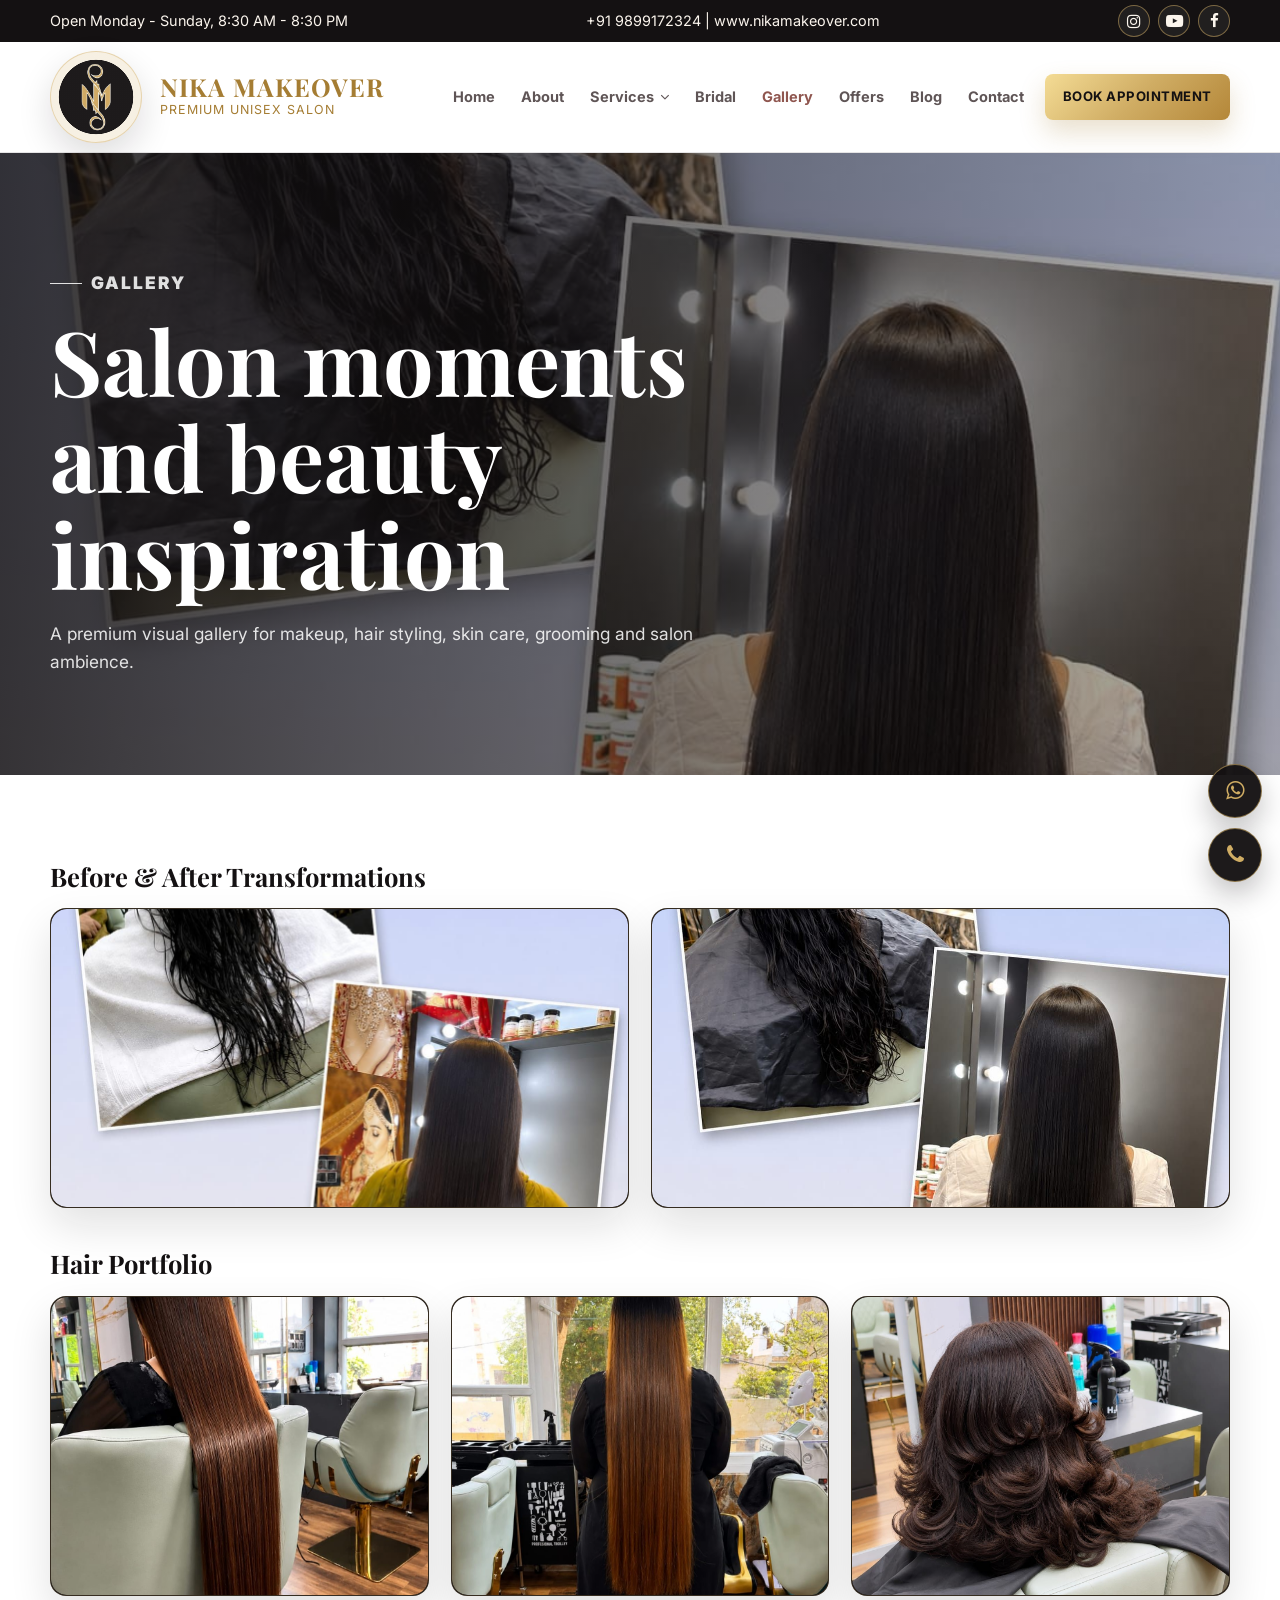
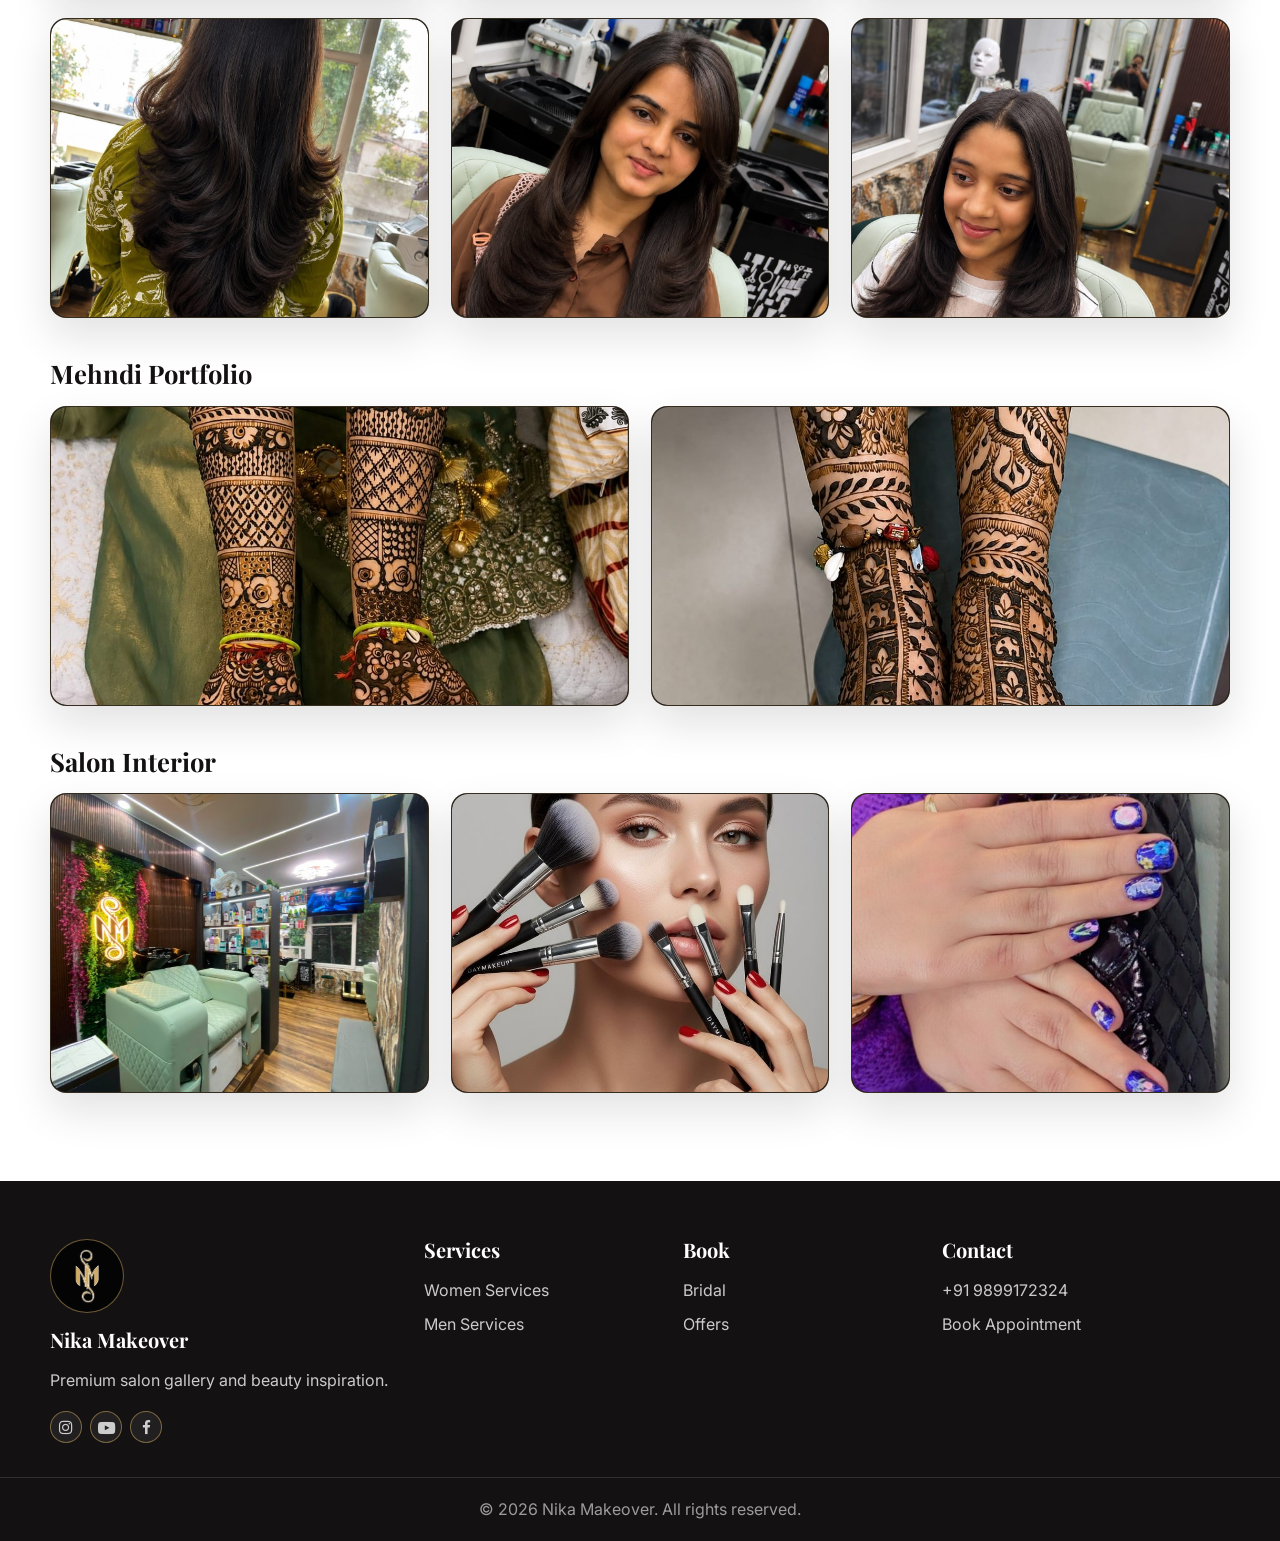
<file: gallery.html>
﻿<!DOCTYPE html>
<html lang="en">
<head>
  <meta charset="UTF-8"><meta name="viewport" content="width=device-width, initial-scale=1.0">
  <link rel="icon" type="image/png" href="assets/favicon.png">
  <link rel="apple-touch-icon" href="assets/favicon.png">
  <title>Gallery | Nika Makeover Salon</title>
  <meta name="description" content="View Nika Makeover gallery for salon, makeup, hair, beauty and grooming inspiration.">
  <link rel="preconnect" href="https://fonts.googleapis.com"><link rel="preconnect" href="https://fonts.gstatic.com" crossorigin><link href="https://fonts.googleapis.com/css2?family=Inter:wght@400;600;700;800;900&family=Playfair+Display:wght@600;700;800&display=swap" rel="stylesheet"><link rel="stylesheet" href="https://cdnjs.cloudflare.com/ajax/libs/font-awesome/4.7.0/css/font-awesome.min.css">
  <link rel="stylesheet" href="css/styles.css">
</head>
<body>
  <div class="topbar">
    <div class="wrap">
      <span>Open Monday - Sunday, 8:30 AM - 8:30 PM</span>
      <span class="topbar-contact"><a href="tel:+919899172324">+91 9899172324</a> | <a href="https://www.nikamakeover.com" target="_blank" rel="noopener">www.nikamakeover.com</a></span>
      <span class="social-links" aria-label="Nika Makeover social links">
        <a class="social-icon instagram" href="https://www.instagram.com/nika_makeover/" target="_blank" rel="noopener" aria-label="Nika Makeover Instagram"><i class="fa fa-instagram" aria-hidden="true"></i></a>
        <a class="social-icon youtube" href="https://www.youtube.com/@nikamakeover1223" target="_blank" rel="noopener" aria-label="Nika Makeover YouTube"><i class="fa fa-youtube-play" aria-hidden="true"></i></a>
        <a class="social-icon facebook" href="https://www.facebook.com/search/top?q=Nika%20Makeover" target="_blank" rel="noopener" aria-label="Search Nika Makeover on Facebook"><i class="fa fa-facebook-f" aria-hidden="true"></i></a>
      </span>
    </div>
  </div>
  <header class="header"><nav class="nav"><div class="wrap"><a class="brand" href="index.html"><img class="brand-logo" src="assets/nika-makeover-logo.png" alt="Nika Makeover logo"><span><strong>Nika Makeover</strong><span>Premium Unisex Salon</span></span></a><button class="menu-toggle" type="button" aria-label="Toggle menu" aria-expanded="false"><span></span><span></span><span></span></button><div class="nav-links"><a href="index.html">Home</a><a href="about.html">About</a><div class="nav-dropdown"><a class="nav-parent" href="services.html">Services <i class="fa fa-angle-down" aria-hidden="true"></i></a><div class="dropdown-menu"><a class="" href="women-services.html">Women Services</a><a class="" href="men-services.html">Men Services</a></div></div><a href="bridal-packages.html">Bridal</a><a class="active" href="gallery.html">Gallery</a><a href="offers.html">Offers</a><a href="blog.html">Blog</a><a href="contact.html">Contact</a><a class="nav-cta" href="book-appointment.html">BOOK APPOINTMENT</a></div></div></nav></header>
  <main>
    <section class="page-hero gallery-hero"><div class="section"><p class="eyebrow">Gallery</p><h1>Salon moments and beauty inspiration</h1><p>A premium visual gallery for makeup, hair styling, skin care, grooming and salon ambience.</p></div></section>
    <section class="section">
      <div class="portfolio-gallery">
        <div class="gallery-group">
          <h2 class="gallery-group-title">Before &amp; After Transformations</h2>
          <div class="gallery-grid before-after">
            <figure class="gallery-item"><img src="assets/real/hair-smoothing-before-after-green-nika-makeover.jpg" alt="Before and after hair smoothing transformation at Nika Makeover" loading="lazy"></figure>
            <figure class="gallery-item"><img src="assets/real/hair-smoothing-before-after-white-nika-makeover.jpg" alt="Before and after smooth hair transformation at Nika Makeover" loading="lazy"></figure>
          </div>
        </div>
        <div class="gallery-group">
          <h2 class="gallery-group-title">Hair Portfolio</h2>
          <div class="gallery-grid">
            <figure class="gallery-item"><img src="assets/real/keratin-long-hair-side-nika-makeover.jpg" alt="Long keratin smooth hair result at Nika Makeover salon" loading="lazy"></figure>
            <figure class="gallery-item"><img src="assets/real/keratin-long-hair-front-nika-makeover.jpg" alt="Front view of long keratin hair treatment at Nika Makeover" loading="lazy"></figure>
            <figure class="gallery-item"><img src="assets/real/layered-curls-hair-nika-makeover.jpg" alt="Curled layered haircut result at Nika Makeover" loading="lazy"></figure>
            <figure class="gallery-item"><img src="assets/real/long-layered-hair-result-nika-makeover.jpg" alt="Long layered haircut result at Nika Makeover" loading="lazy"></figure>
            <figure class="gallery-item"><img src="assets/real/layered-hair-client-nika-makeover.jpg" alt="Layered hair client result at Nika Makeover" loading="lazy"></figure>
            <figure class="gallery-item"><img src="assets/real/salon-haircut-client-nika-makeover.jpg" alt="Salon haircut client result at Nika Makeover" loading="lazy"></figure>
          </div>
        </div>
        <div class="gallery-group">
          <h2 class="gallery-group-title">Mehndi Portfolio</h2>
          <div class="gallery-grid">
            <figure class="gallery-item"><img src="assets/real/bridal-mehndi-hands-nika-makeover.jpg" alt="Intricate bridal hand mehndi design by Nika Makeover" loading="lazy"></figure>
            <figure class="gallery-item"><img src="assets/real/bridal-mehndi-feet-nika-makeover.jpg" alt="Detailed bridal feet mehndi design by Nika Makeover" loading="lazy"></figure>
          </div>
        </div>
        <div class="gallery-group">
          <h2 class="gallery-group-title">Salon Interior</h2>
          <div class="gallery-grid">
            <figure class="gallery-item"><img src="assets/real/salon-interior-nika-makeover.jpg" alt="Nika Makeover salon interior and hair wash station" loading="lazy"></figure>
            <figure class="gallery-item"><img src="assets/real/professional-makeup-brushes-nika-makeover.jpg" alt="Professional makeup service at Nika Makeover" loading="lazy"></figure>
            <figure class="gallery-item"><img src="assets/real/blue-nail-art-nika-makeover.jpg" alt="Nail art service at Nika Makeover salon" loading="lazy"></figure>
          </div>
        </div>
      </div>
    </section>
  </main>
  <footer class="footer"><div class="wrap"><div class="footer-brand"><img class="footer-logo" src="assets/nika-makeover-logo.png" alt="Nika Makeover logo"><h3>Nika Makeover</h3><p>Premium salon gallery and beauty inspiration.</p><div class="social-links footer-social" aria-label="Nika Makeover social links"><a class="social-icon instagram" href="https://www.instagram.com/nika_makeover/" target="_blank" rel="noopener" aria-label="Nika Makeover Instagram"><i class="fa fa-instagram" aria-hidden="true"></i></a><a class="social-icon youtube" href="https://www.youtube.com/@nikamakeover1223" target="_blank" rel="noopener" aria-label="Nika Makeover YouTube"><i class="fa fa-youtube-play" aria-hidden="true"></i></a><a class="social-icon facebook" href="https://www.facebook.com/search/top?q=Nika%20Makeover" target="_blank" rel="noopener" aria-label="Search Nika Makeover on Facebook"><i class="fa fa-facebook-f" aria-hidden="true"></i></a></div></div><div><h3>Services</h3><a href="women-services.html">Women Services</a><a href="men-services.html">Men Services</a></div><div><h3>Book</h3><a href="bridal-packages.html">Bridal</a><a href="offers.html">Offers</a></div><div><h3>Contact</h3><a href="tel:+919899172324">+91 9899172324</a><a href="book-appointment.html">Book Appointment</a></div></div><div class="copyright">&copy; 2026 Nika Makeover. All rights reserved.</div></footer>
  <div class="float-actions"><a class="whatsapp" href="https://wa.me/919899172324" target="_blank" rel="noopener" aria-label="Chat on WhatsApp" data-tooltip="Chat on WhatsApp"><i class="fa fa-whatsapp" aria-hidden="true"></i></a><a class="call-float" href="tel:+919899172324" aria-label="Call Now" data-tooltip="Call Now"><i class="fa fa-phone" aria-hidden="true"></i></a></div><script src="js/main.js"></script>
</body>
</html>
</file>
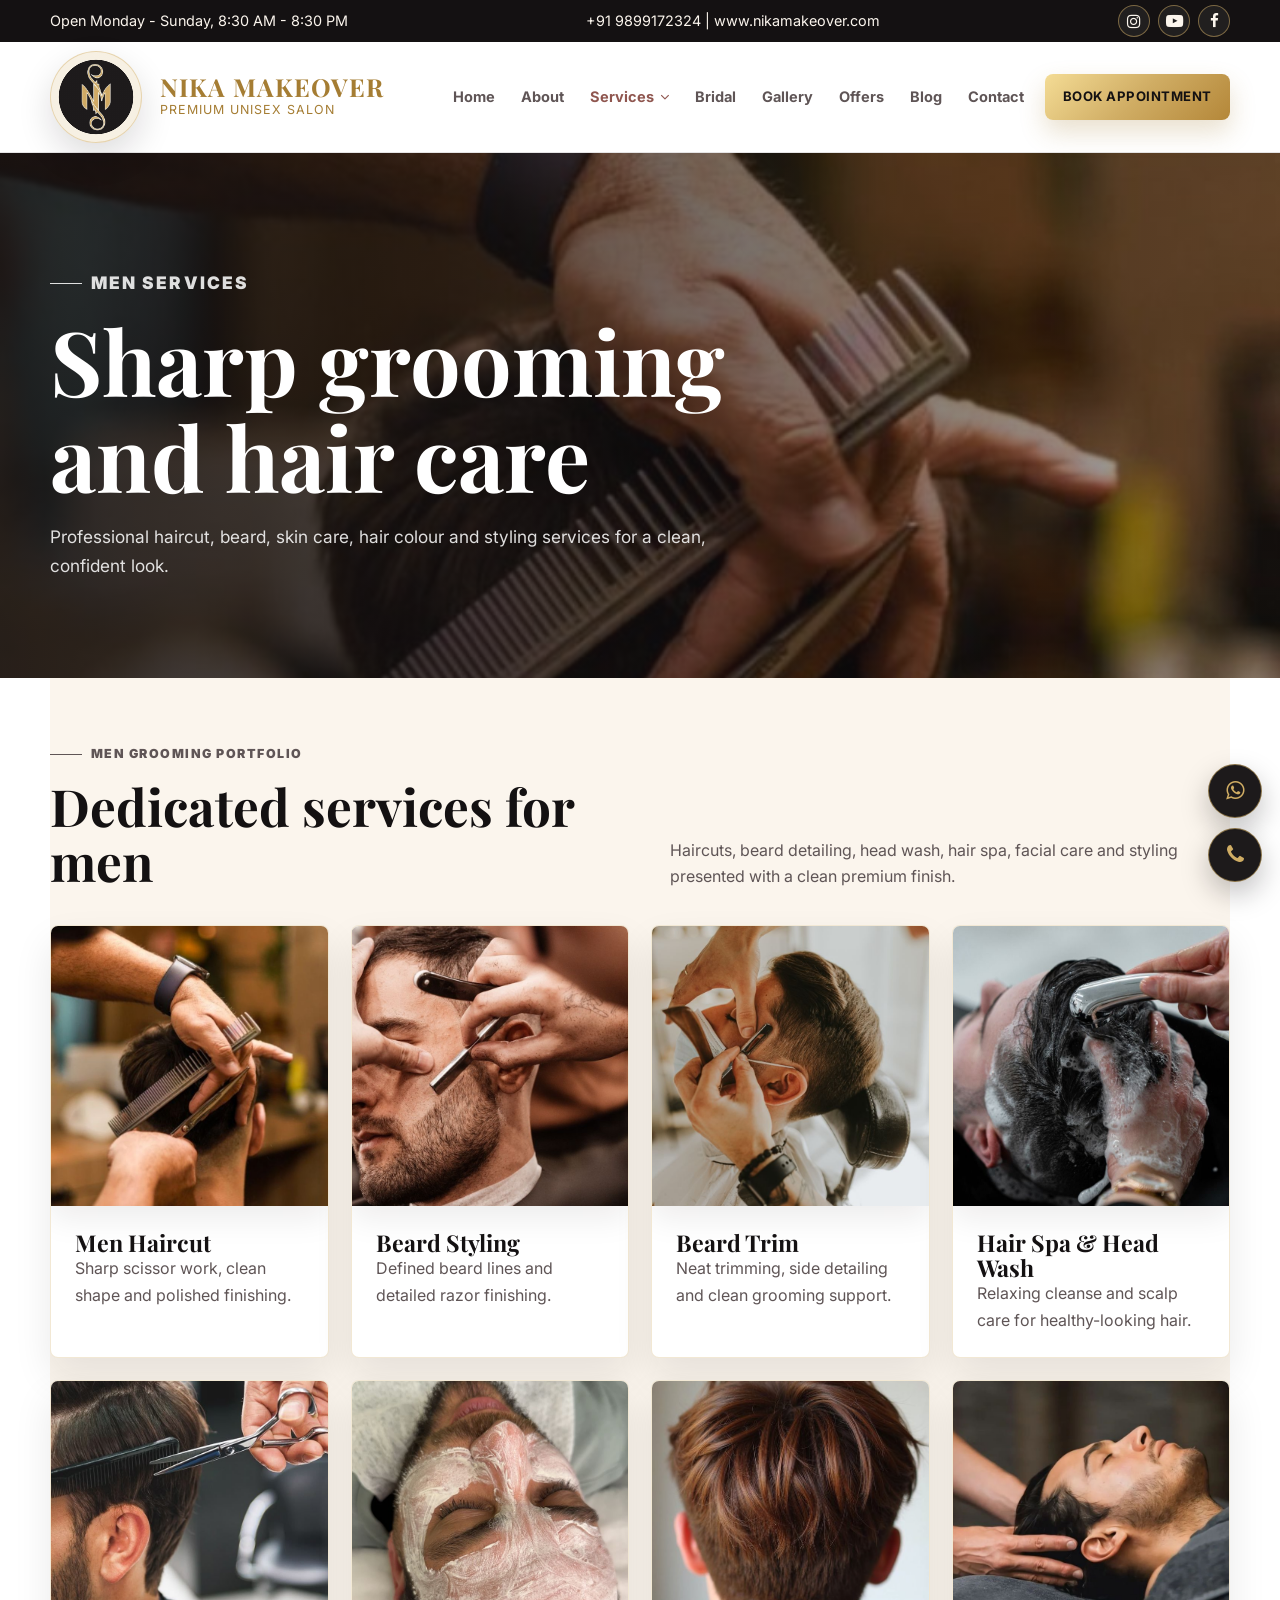
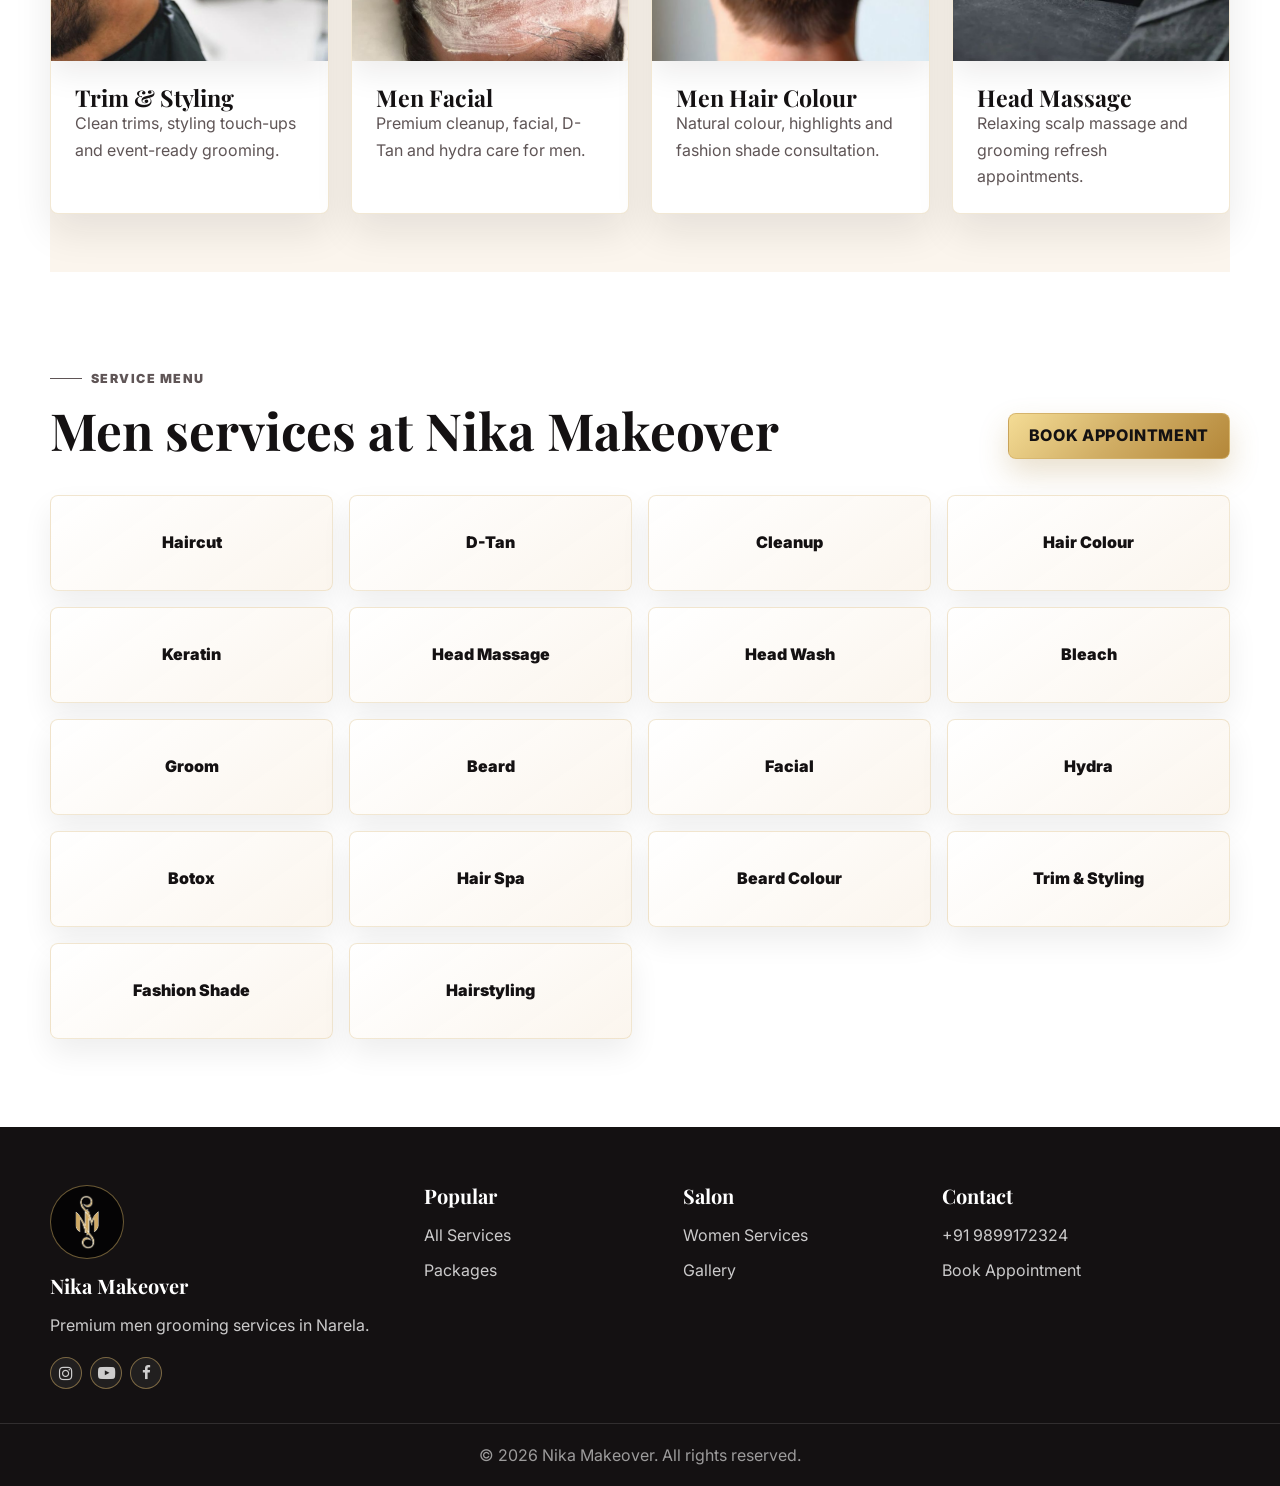
<file: men-services.html>
﻿<!DOCTYPE html>
<html lang="en">
<head>
  <meta charset="UTF-8"><meta name="viewport" content="width=device-width, initial-scale=1.0">
  <link rel="icon" type="image/png" href="assets/favicon.png">
  <link rel="apple-touch-icon" href="assets/favicon.png">
  <title>Men Services | Nika Makeover</title>
  <meta name="description" content="Men grooming services at Nika Makeover include haircut, beard, D-Tan, cleanup, facial, hydra, hair colour, keratin, botox, trim and styling.">
  <link rel="preconnect" href="https://fonts.googleapis.com"><link rel="preconnect" href="https://fonts.gstatic.com" crossorigin><link href="https://fonts.googleapis.com/css2?family=Inter:wght@400;600;700;800;900&family=Playfair+Display:wght@600;700;800&display=swap" rel="stylesheet"><link rel="stylesheet" href="https://cdnjs.cloudflare.com/ajax/libs/font-awesome/4.7.0/css/font-awesome.min.css">
  <link rel="stylesheet" href="css/styles.css">
</head>
<body>
  <div class="topbar">
    <div class="wrap">
      <span>Open Monday - Sunday, 8:30 AM - 8:30 PM</span>
      <span class="topbar-contact"><a href="tel:+919899172324">+91 9899172324</a> | <a href="https://www.nikamakeover.com" target="_blank" rel="noopener">www.nikamakeover.com</a></span>
      <span class="social-links" aria-label="Nika Makeover social links">
        <a class="social-icon instagram" href="https://www.instagram.com/nika_makeover/" target="_blank" rel="noopener" aria-label="Nika Makeover Instagram"><i class="fa fa-instagram" aria-hidden="true"></i></a>
        <a class="social-icon youtube" href="https://www.youtube.com/@nikamakeover1223" target="_blank" rel="noopener" aria-label="Nika Makeover YouTube"><i class="fa fa-youtube-play" aria-hidden="true"></i></a>
        <a class="social-icon facebook" href="https://www.facebook.com/search/top?q=Nika%20Makeover" target="_blank" rel="noopener" aria-label="Search Nika Makeover on Facebook"><i class="fa fa-facebook-f" aria-hidden="true"></i></a>
      </span>
    </div>
  </div>
  <header class="header"><nav class="nav"><div class="wrap"><a class="brand" href="index.html"><img class="brand-logo" src="assets/nika-makeover-logo.png" alt="Nika Makeover logo"><span><strong>Nika Makeover</strong><span>Premium Unisex Salon</span></span></a><button class="menu-toggle" type="button" aria-label="Toggle menu" aria-expanded="false"><span></span><span></span><span></span></button><div class="nav-links"><a href="index.html">Home</a><a href="about.html">About</a><div class="nav-dropdown active"><a class="nav-parent active" href="services.html">Services <i class="fa fa-angle-down" aria-hidden="true"></i></a><div class="dropdown-menu"><a class="" href="women-services.html">Women Services</a><a class=" active" href="men-services.html">Men Services</a></div></div><a href="bridal-packages.html">Bridal</a><a href="gallery.html">Gallery</a><a href="offers.html">Offers</a><a href="blog.html">Blog</a><a href="contact.html">Contact</a><a class="nav-cta" href="book-appointment.html">BOOK APPOINTMENT</a></div></div></nav></header>
  <main>
    <section class="page-hero men-hero"><div class="section"><p class="eyebrow">Men Services</p><h1>Sharp grooming and hair care</h1><p>Professional haircut, beard, skin care, hair colour and styling services for a clean, confident look.</p></div></section>
    <section class="section tight alt-bg">
      <div class="section-head">
        <div>
          <p class="eyebrow">Men Grooming Portfolio</p>
          <h2>Dedicated services for men</h2>
        </div>
        <p>Haircuts, beard detailing, head wash, hair spa, facial care and styling presented with a clean premium finish.</p>
      </div>
      <div class="men-service-gallery">
        <article class="card image-card men-service-card"><img src="assets/real/men-haircut-scissor-comb-nika-makeover.jpg" alt="Men haircut with scissor and comb at Nika Makeover" loading="lazy"><div class="card-body"><h3>Men Haircut</h3><p>Sharp scissor work, clean shape and polished finishing.</p></div></article>
        <article class="card image-card men-service-card"><img src="assets/real/men-beard-styling-razor-nika-makeover.jpg" alt="Men beard styling with razor at Nika Makeover" loading="lazy"><div class="card-body"><h3>Beard Styling</h3><p>Defined beard lines and detailed razor finishing.</p></div></article>
        <article class="card image-card men-service-card"><img src="assets/real/men-beard-trim-shave-nika-makeover.jpg" alt="Men beard trim and shave service at Nika Makeover" loading="lazy"><div class="card-body"><h3>Beard Trim</h3><p>Neat trimming, side detailing and clean grooming support.</p></div></article>
        <article class="card image-card men-service-card"><img src="assets/real/men-hair-spa-head-wash-nika-makeover.jpg" alt="Men hair spa and head wash service at Nika Makeover" loading="lazy"><div class="card-body"><h3>Hair Spa &amp; Head Wash</h3><p>Relaxing cleanse and scalp care for healthy-looking hair.</p></div></article>
        <article class="card image-card men-service-card"><img src="assets/real/men-haircut-trim-nika-makeover.jpg" alt="Men haircut trim service at Nika Makeover" loading="lazy"><div class="card-body"><h3>Trim &amp; Styling</h3><p>Clean trims, styling touch-ups and event-ready grooming.</p></div></article>
        <article class="card image-card men-service-card"><img src="assets/real/men-facial-mask-nika-makeover.jpg" alt="Men facial mask service at Nika Makeover" loading="lazy"><div class="card-body"><h3>Men Facial</h3><p>Premium cleanup, facial, D-Tan and hydra care for men.</p></div></article>
        <article class="card image-card men-service-card"><img src="assets/real/men-hair-colour-result-nika-makeover.jpg" alt="Men hair colour result at Nika Makeover" loading="lazy"><div class="card-body"><h3>Men Hair Colour</h3><p>Natural colour, highlights and fashion shade consultation.</p></div></article>
        <article class="card image-card men-service-card"><img src="assets/real/men-head-massage-nika-makeover.jpg" alt="Men head massage service at Nika Makeover" loading="lazy"><div class="card-body"><h3>Head Massage</h3><p>Relaxing scalp massage and grooming refresh appointments.</p></div></article>
      </div>
    </section>
    <section class="section"><div class="section-head"><div><p class="eyebrow">Service Menu</p><h2>Men services at Nika Makeover</h2></div><a class="btn appointment-submit" href="book-appointment.html">BOOK APPOINTMENT</a></div>
      <div class="service-card-grid"><article>Haircut</article><article>D-Tan</article><article>Cleanup</article><article>Hair Colour</article><article>Keratin</article><article>Head Massage</article><article>Head Wash</article><article>Bleach</article><article>Groom</article><article>Beard</article><article>Facial</article><article>Hydra</article><article>Botox</article><article>Hair Spa</article><article>Beard Colour</article><article>Trim &amp; Styling</article><article>Fashion Shade</article><article>Hairstyling</article></div>
    </section>
  </main>
  <footer class="footer"><div class="wrap"><div class="footer-brand"><img class="footer-logo" src="assets/nika-makeover-logo.png" alt="Nika Makeover logo"><h3>Nika Makeover</h3><p>Premium men grooming services in Narela.</p><div class="social-links footer-social" aria-label="Nika Makeover social links"><a class="social-icon instagram" href="https://www.instagram.com/nika_makeover/" target="_blank" rel="noopener" aria-label="Nika Makeover Instagram"><i class="fa fa-instagram" aria-hidden="true"></i></a><a class="social-icon youtube" href="https://www.youtube.com/@nikamakeover1223" target="_blank" rel="noopener" aria-label="Nika Makeover YouTube"><i class="fa fa-youtube-play" aria-hidden="true"></i></a><a class="social-icon facebook" href="https://www.facebook.com/search/top?q=Nika%20Makeover" target="_blank" rel="noopener" aria-label="Search Nika Makeover on Facebook"><i class="fa fa-facebook-f" aria-hidden="true"></i></a></div></div><div><h3>Popular</h3><a href="services.html">All Services</a><a href="offers.html">Packages</a></div><div><h3>Salon</h3><a href="women-services.html">Women Services</a><a href="gallery.html">Gallery</a></div><div><h3>Contact</h3><a href="tel:+919899172324">+91 9899172324</a><a href="book-appointment.html">Book Appointment</a></div></div><div class="copyright">&copy; 2026 Nika Makeover. All rights reserved.</div></footer>
  <div class="float-actions"><a class="whatsapp" href="https://wa.me/919899172324" target="_blank" rel="noopener" aria-label="Chat on WhatsApp" data-tooltip="Chat on WhatsApp"><i class="fa fa-whatsapp" aria-hidden="true"></i></a><a class="call-float" href="tel:+919899172324" aria-label="Call Now" data-tooltip="Call Now"><i class="fa fa-phone" aria-hidden="true"></i></a></div><script src="js/main.js"></script>
</body>
</html>
</file>
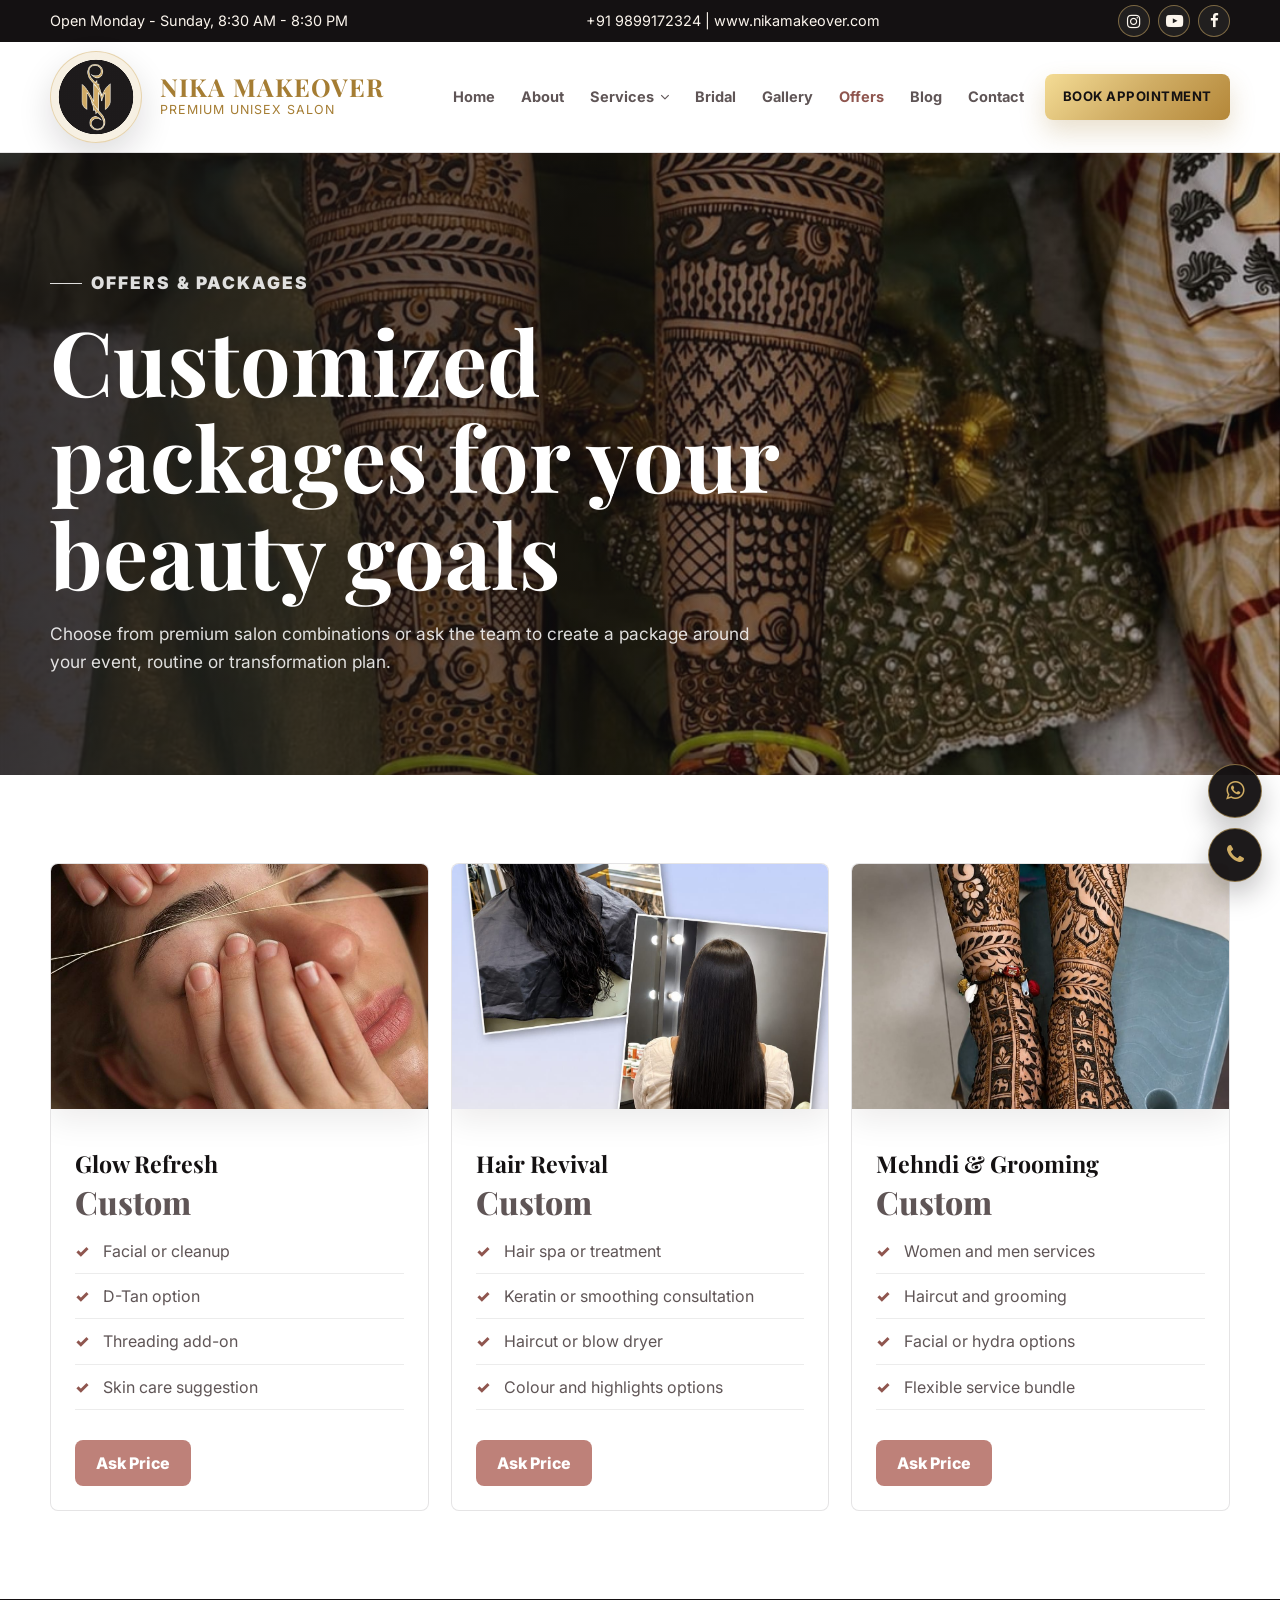
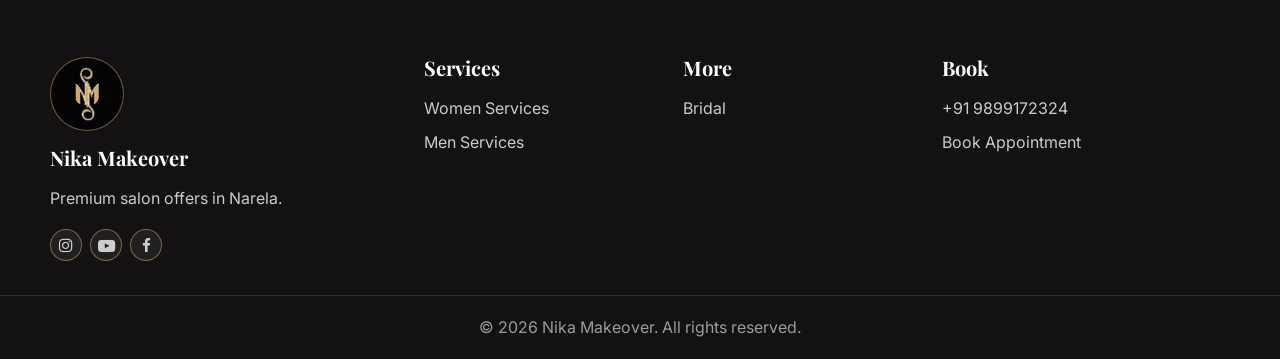
<file: offers.html>
﻿<!DOCTYPE html>
<html lang="en">
<head>
  <meta charset="UTF-8"><meta name="viewport" content="width=device-width, initial-scale=1.0">
  <link rel="icon" type="image/png" href="assets/favicon.png">
  <link rel="apple-touch-icon" href="assets/favicon.png">
  <title>Offers & Packages | Nika Makeover</title>
  <meta name="description" content="Explore salon offers and customized packages at Nika Makeover for hair, skin, bridal, makeup and grooming services in Narela.">
  <link rel="preconnect" href="https://fonts.googleapis.com"><link rel="preconnect" href="https://fonts.gstatic.com" crossorigin><link href="https://fonts.googleapis.com/css2?family=Inter:wght@400;600;700;800;900&family=Playfair+Display:wght@600;700;800&display=swap" rel="stylesheet"><link rel="stylesheet" href="https://cdnjs.cloudflare.com/ajax/libs/font-awesome/4.7.0/css/font-awesome.min.css">
  <link rel="stylesheet" href="css/styles.css">
</head>
<body>
  <div class="topbar">
    <div class="wrap">
      <span>Open Monday - Sunday, 8:30 AM - 8:30 PM</span>
      <span class="topbar-contact"><a href="tel:+919899172324">+91 9899172324</a> | <a href="https://www.nikamakeover.com" target="_blank" rel="noopener">www.nikamakeover.com</a></span>
      <span class="social-links" aria-label="Nika Makeover social links">
        <a class="social-icon instagram" href="https://www.instagram.com/nika_makeover/" target="_blank" rel="noopener" aria-label="Nika Makeover Instagram"><i class="fa fa-instagram" aria-hidden="true"></i></a>
        <a class="social-icon youtube" href="https://www.youtube.com/@nikamakeover1223" target="_blank" rel="noopener" aria-label="Nika Makeover YouTube"><i class="fa fa-youtube-play" aria-hidden="true"></i></a>
        <a class="social-icon facebook" href="https://www.facebook.com/search/top?q=Nika%20Makeover" target="_blank" rel="noopener" aria-label="Search Nika Makeover on Facebook"><i class="fa fa-facebook-f" aria-hidden="true"></i></a>
      </span>
    </div>
  </div>
  <header class="header"><nav class="nav"><div class="wrap"><a class="brand" href="index.html"><img class="brand-logo" src="assets/nika-makeover-logo.png" alt="Nika Makeover logo"><span><strong>Nika Makeover</strong><span>Premium Unisex Salon</span></span></a><button class="menu-toggle" type="button" aria-label="Toggle menu" aria-expanded="false"><span></span><span></span><span></span></button><div class="nav-links"><a href="index.html">Home</a><a href="about.html">About</a><div class="nav-dropdown"><a class="nav-parent" href="services.html">Services <i class="fa fa-angle-down" aria-hidden="true"></i></a><div class="dropdown-menu"><a class="" href="women-services.html">Women Services</a><a class="" href="men-services.html">Men Services</a></div></div><a href="bridal-packages.html">Bridal</a><a href="gallery.html">Gallery</a><a class="active" href="offers.html">Offers</a><a href="blog.html">Blog</a><a href="contact.html">Contact</a><a class="nav-cta" href="book-appointment.html">BOOK APPOINTMENT</a></div></div></nav></header>
  <main>
    <section class="page-hero bridal-hero"><div class="section"><p class="eyebrow">Offers &amp; Packages</p><h1>Customized packages for your beauty goals</h1><p>Choose from premium salon combinations or ask the team to create a package around your event, routine or transformation plan.</p></div></section>
    <section class="section">
      <div class="grid three">
        <article class="card image-card package"><img src="assets/real/brow-threading-finish-nika-makeover.jpg" alt="Threading and glow refresh offer at Nika Makeover" loading="lazy"><div class="card-body"><h3>Glow Refresh</h3><p class="price">Custom</p><ul class="check-list"><li>Facial or cleanup</li><li>D-Tan option</li><li>Threading add-on</li><li>Skin care suggestion</li></ul><div class="actions"><a class="btn alt" href="book-appointment.html">Ask Price</a></div></div></article>
        <article class="card image-card package"><img src="assets/real/hair-smoothing-before-after-white-nika-makeover.jpg" alt="Hair revival smoothing offer at Nika Makeover" loading="lazy"><div class="card-body"><h3>Hair Revival</h3><p class="price">Custom</p><ul class="check-list"><li>Hair spa or treatment</li><li>Keratin or smoothing consultation</li><li>Haircut or blow dryer</li><li>Colour and highlights options</li></ul><div class="actions"><a class="btn alt" href="book-appointment.html">Ask Price</a></div></div></article>
        <article class="card image-card package"><img src="assets/real/bridal-mehndi-feet-nika-makeover.jpg" alt="Mehndi and grooming package offer at Nika Makeover" loading="lazy"><div class="card-body"><h3>Mehndi &amp; Grooming</h3><p class="price">Custom</p><ul class="check-list"><li>Women and men services</li><li>Haircut and grooming</li><li>Facial or hydra options</li><li>Flexible service bundle</li></ul><div class="actions"><a class="btn alt" href="book-appointment.html">Ask Price</a></div></div></article>
      </div>
    </section>
  </main>
  <footer class="footer"><div class="wrap"><div class="footer-brand"><img class="footer-logo" src="assets/nika-makeover-logo.png" alt="Nika Makeover logo"><h3>Nika Makeover</h3><p>Premium salon offers in Narela.</p><div class="social-links footer-social" aria-label="Nika Makeover social links"><a class="social-icon instagram" href="https://www.instagram.com/nika_makeover/" target="_blank" rel="noopener" aria-label="Nika Makeover Instagram"><i class="fa fa-instagram" aria-hidden="true"></i></a><a class="social-icon youtube" href="https://www.youtube.com/@nikamakeover1223" target="_blank" rel="noopener" aria-label="Nika Makeover YouTube"><i class="fa fa-youtube-play" aria-hidden="true"></i></a><a class="social-icon facebook" href="https://www.facebook.com/search/top?q=Nika%20Makeover" target="_blank" rel="noopener" aria-label="Search Nika Makeover on Facebook"><i class="fa fa-facebook-f" aria-hidden="true"></i></a></div></div><div><h3>Services</h3><a href="women-services.html">Women Services</a><a href="men-services.html">Men Services</a></div><div><h3>More</h3><a href="bridal-packages.html">Bridal</a></div><div><h3>Book</h3><a href="tel:+919899172324">+91 9899172324</a><a href="book-appointment.html">Book Appointment</a></div></div><div class="copyright">&copy; 2026 Nika Makeover. All rights reserved.</div></footer>
  <div class="float-actions"><a class="whatsapp" href="https://wa.me/919899172324" target="_blank" rel="noopener" aria-label="Chat on WhatsApp" data-tooltip="Chat on WhatsApp"><i class="fa fa-whatsapp" aria-hidden="true"></i></a><a class="call-float" href="tel:+919899172324" aria-label="Call Now" data-tooltip="Call Now"><i class="fa fa-phone" aria-hidden="true"></i></a></div><script src="js/main.js"></script>
</body>
</html>
</file>
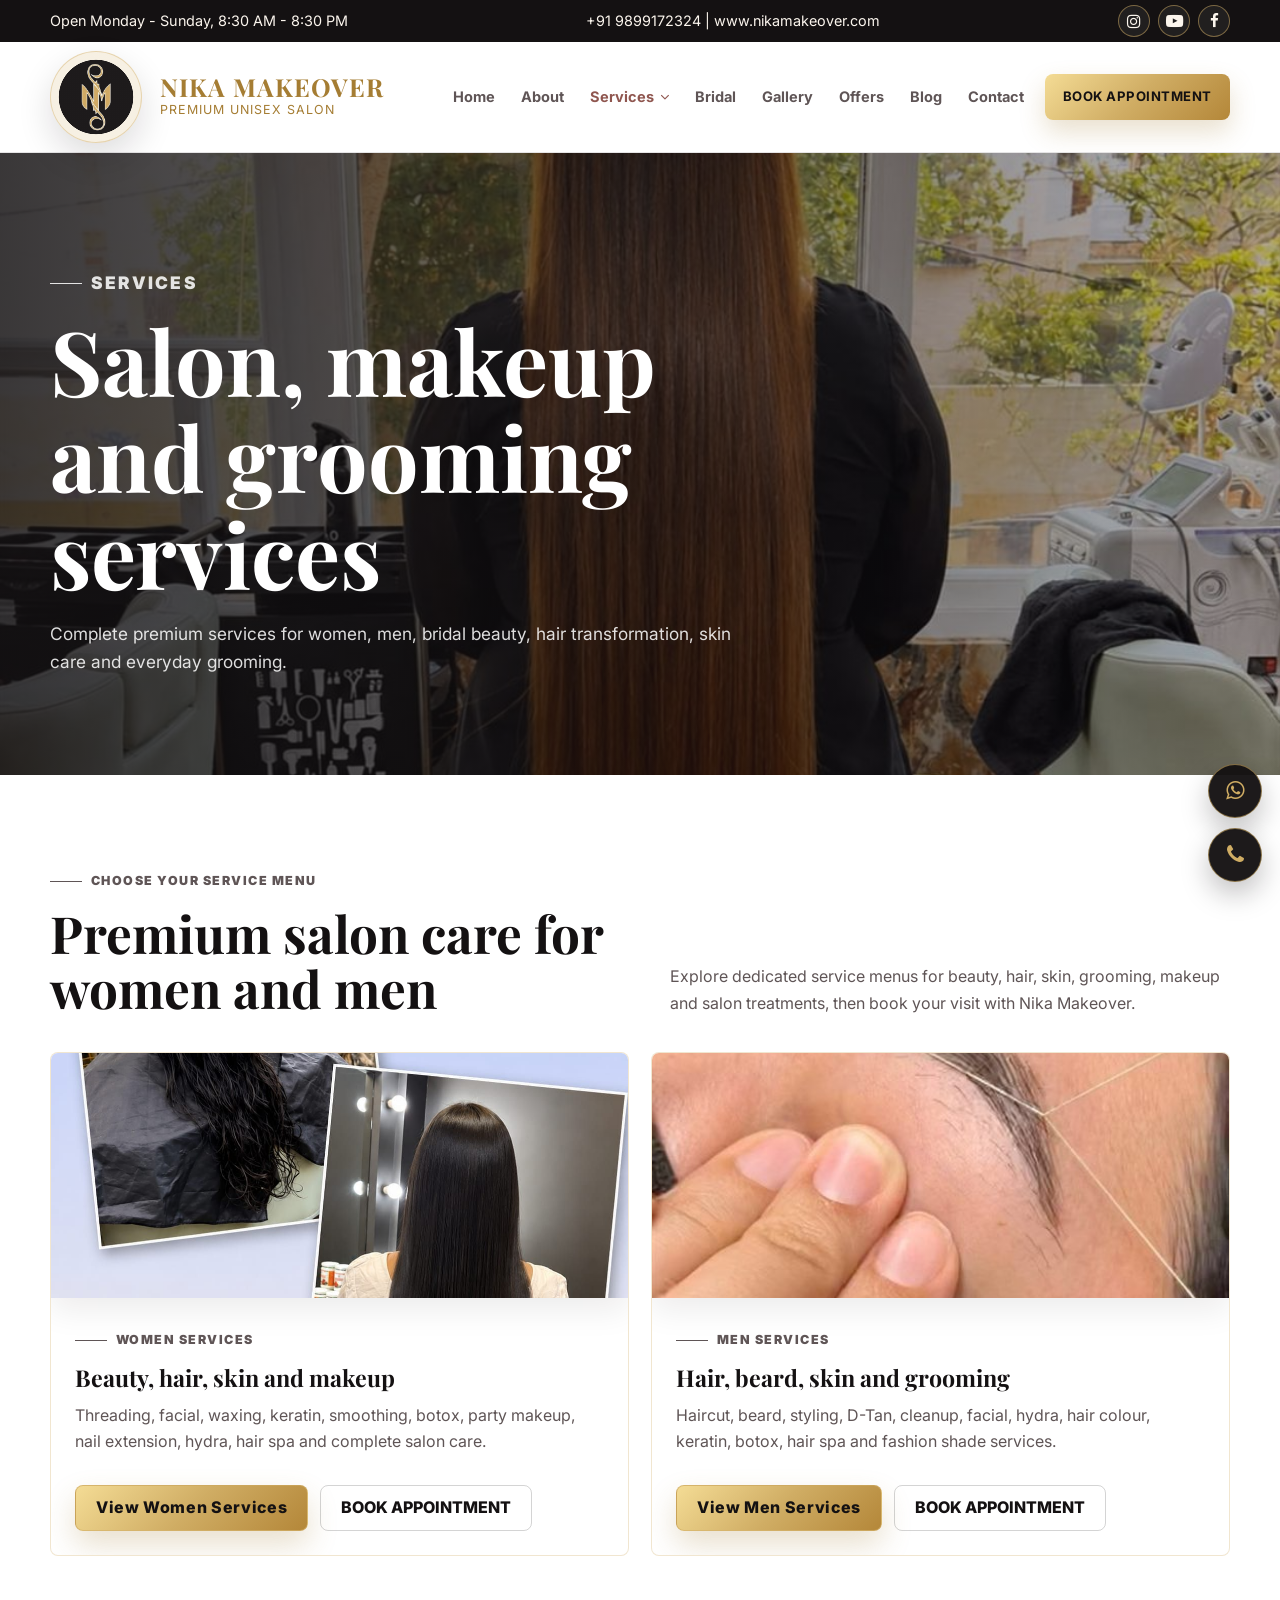
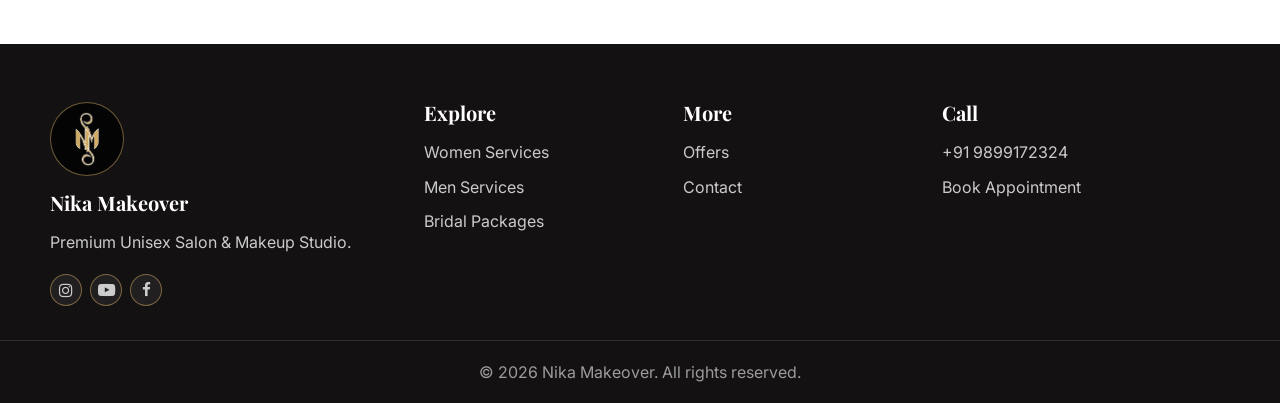
<file: services.html>
﻿<!DOCTYPE html>
<html lang="en">
<head>
  <meta charset="UTF-8">
  <meta name="viewport" content="width=device-width, initial-scale=1.0">
  <link rel="icon" type="image/png" href="assets/favicon.png">
  <link rel="apple-touch-icon" href="assets/favicon.png">
  <title>Salon Services | Nika Makeover Narela</title>
  <meta name="description" content="Explore women, men, bridal, hair, skin, grooming and makeup services at Nika Makeover in Narela, Delhi.">
  <link rel="preconnect" href="https://fonts.googleapis.com"><link rel="preconnect" href="https://fonts.gstatic.com" crossorigin><link href="https://fonts.googleapis.com/css2?family=Inter:wght@400;600;700;800;900&family=Playfair+Display:wght@600;700;800&display=swap" rel="stylesheet"><link rel="stylesheet" href="https://cdnjs.cloudflare.com/ajax/libs/font-awesome/4.7.0/css/font-awesome.min.css">
  <link rel="stylesheet" href="css/styles.css">
</head>
<body>
  <div class="topbar">
    <div class="wrap">
      <span>Open Monday - Sunday, 8:30 AM - 8:30 PM</span>
      <span class="topbar-contact"><a href="tel:+919899172324">+91 9899172324</a> | <a href="https://www.nikamakeover.com" target="_blank" rel="noopener">www.nikamakeover.com</a></span>
      <span class="social-links" aria-label="Nika Makeover social links">
        <a class="social-icon instagram" href="https://www.instagram.com/nika_makeover/" target="_blank" rel="noopener" aria-label="Nika Makeover Instagram"><i class="fa fa-instagram" aria-hidden="true"></i></a>
        <a class="social-icon youtube" href="https://www.youtube.com/@nikamakeover1223" target="_blank" rel="noopener" aria-label="Nika Makeover YouTube"><i class="fa fa-youtube-play" aria-hidden="true"></i></a>
        <a class="social-icon facebook" href="https://www.facebook.com/search/top?q=Nika%20Makeover" target="_blank" rel="noopener" aria-label="Search Nika Makeover on Facebook"><i class="fa fa-facebook-f" aria-hidden="true"></i></a>
      </span>
    </div>
  </div>
  <header class="header"><nav class="nav"><div class="wrap"><a class="brand" href="index.html"><img class="brand-logo" src="assets/nika-makeover-logo.png" alt="Nika Makeover logo"><span><strong>Nika Makeover</strong><span>Premium Unisex Salon</span></span></a><button class="menu-toggle" type="button" aria-label="Toggle menu" aria-expanded="false"><span></span><span></span><span></span></button><div class="nav-links"><a href="index.html">Home</a><a href="about.html">About</a><div class="nav-dropdown active"><a class="nav-parent active" href="services.html">Services <i class="fa fa-angle-down" aria-hidden="true"></i></a><div class="dropdown-menu"><a class="" href="women-services.html">Women Services</a><a class="" href="men-services.html">Men Services</a></div></div><a href="bridal-packages.html">Bridal</a><a href="gallery.html">Gallery</a><a href="offers.html">Offers</a><a href="blog.html">Blog</a><a href="contact.html">Contact</a><a class="nav-cta" href="book-appointment.html">BOOK APPOINTMENT</a></div></div></nav></header>
  <main>
    <section class="page-hero hair-hero"><div class="section"><p class="eyebrow">Services</p><h1>Salon, makeup and grooming services</h1><p>Complete premium services for women, men, bridal beauty, hair transformation, skin care and everyday grooming.</p></div></section>
    <section class="section">
      <div class="section-head">
        <div>
          <p class="eyebrow">Choose Your Service Menu</p>
          <h2>Premium salon care for women and men</h2>
        </div>
        <p>Explore dedicated service menus for beauty, hair, skin, grooming, makeup and salon treatments, then book your visit with Nika Makeover.</p>
      </div>
      <div class="grid two">
        <article class="card image-card service-category-card"><img src="assets/real/hair-smoothing-before-after-white-nika-makeover.jpg" alt="Before and after hair smoothing service at Nika Makeover" loading="lazy"><div class="card-body"><p class="eyebrow">Women Services</p><h3>Beauty, hair, skin and makeup</h3><p>Threading, facial, waxing, keratin, smoothing, botox, party makeup, nail extension, hydra, hair spa and complete salon care.</p><div class="actions"><a class="btn appointment-submit" href="women-services.html">View Women Services</a><a class="btn light" href="book-appointment.html">BOOK APPOINTMENT</a></div></div></article>
        <article class="card image-card service-category-card"><img src="assets/real/closeup-threading-nika-makeover.jpg" alt="Threading and grooming service at Nika Makeover" loading="lazy"><div class="card-body"><p class="eyebrow">Men Services</p><h3>Hair, beard, skin and grooming</h3><p>Haircut, beard, styling, D-Tan, cleanup, facial, hydra, hair colour, keratin, botox, hair spa and fashion shade services.</p><div class="actions"><a class="btn appointment-submit" href="men-services.html">View Men Services</a><a class="btn light" href="book-appointment.html">BOOK APPOINTMENT</a></div></div></article>
      </div>
    </section>
  </main>
  <footer class="footer"><div class="wrap"><div class="footer-brand"><img class="footer-logo" src="assets/nika-makeover-logo.png" alt="Nika Makeover logo"><h3>Nika Makeover</h3><p>Premium Unisex Salon &amp; Makeup Studio.</p><div class="social-links footer-social" aria-label="Nika Makeover social links"><a class="social-icon instagram" href="https://www.instagram.com/nika_makeover/" target="_blank" rel="noopener" aria-label="Nika Makeover Instagram"><i class="fa fa-instagram" aria-hidden="true"></i></a><a class="social-icon youtube" href="https://www.youtube.com/@nikamakeover1223" target="_blank" rel="noopener" aria-label="Nika Makeover YouTube"><i class="fa fa-youtube-play" aria-hidden="true"></i></a><a class="social-icon facebook" href="https://www.facebook.com/search/top?q=Nika%20Makeover" target="_blank" rel="noopener" aria-label="Search Nika Makeover on Facebook"><i class="fa fa-facebook-f" aria-hidden="true"></i></a></div></div><div><h3>Explore</h3><a href="women-services.html">Women Services</a><a href="men-services.html">Men Services</a><a href="bridal-packages.html">Bridal Packages</a></div><div><h3>More</h3><a href="offers.html">Offers</a><a href="contact.html">Contact</a></div><div><h3>Call</h3><a href="tel:+919899172324">+91 9899172324</a><a href="book-appointment.html">Book Appointment</a></div></div><div class="copyright">&copy; 2026 Nika Makeover. All rights reserved.</div></footer>
  <div class="float-actions"><a class="whatsapp" href="https://wa.me/919899172324" target="_blank" rel="noopener" aria-label="Chat on WhatsApp" data-tooltip="Chat on WhatsApp"><i class="fa fa-whatsapp" aria-hidden="true"></i></a><a class="call-float" href="tel:+919899172324" aria-label="Call Now" data-tooltip="Call Now"><i class="fa fa-phone" aria-hidden="true"></i></a></div><script src="js/main.js"></script>
</body>
</html>
</file>
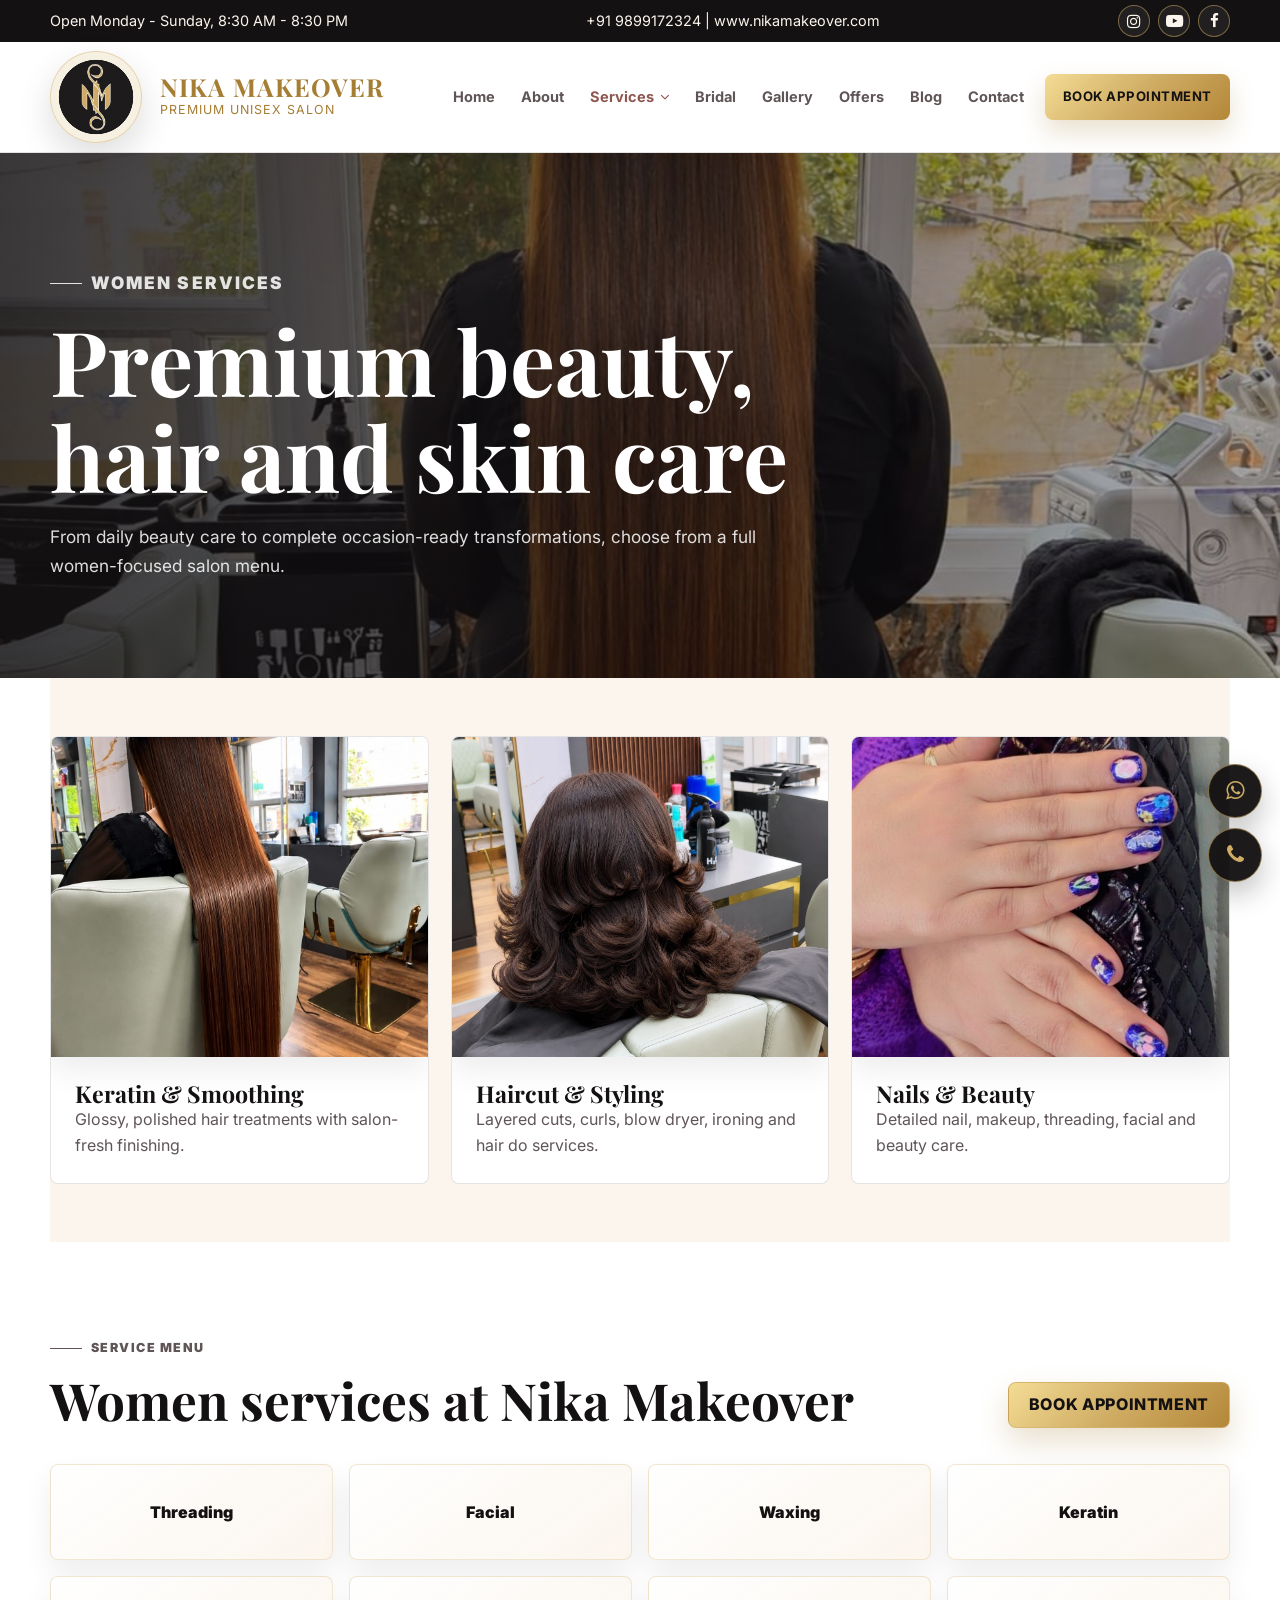
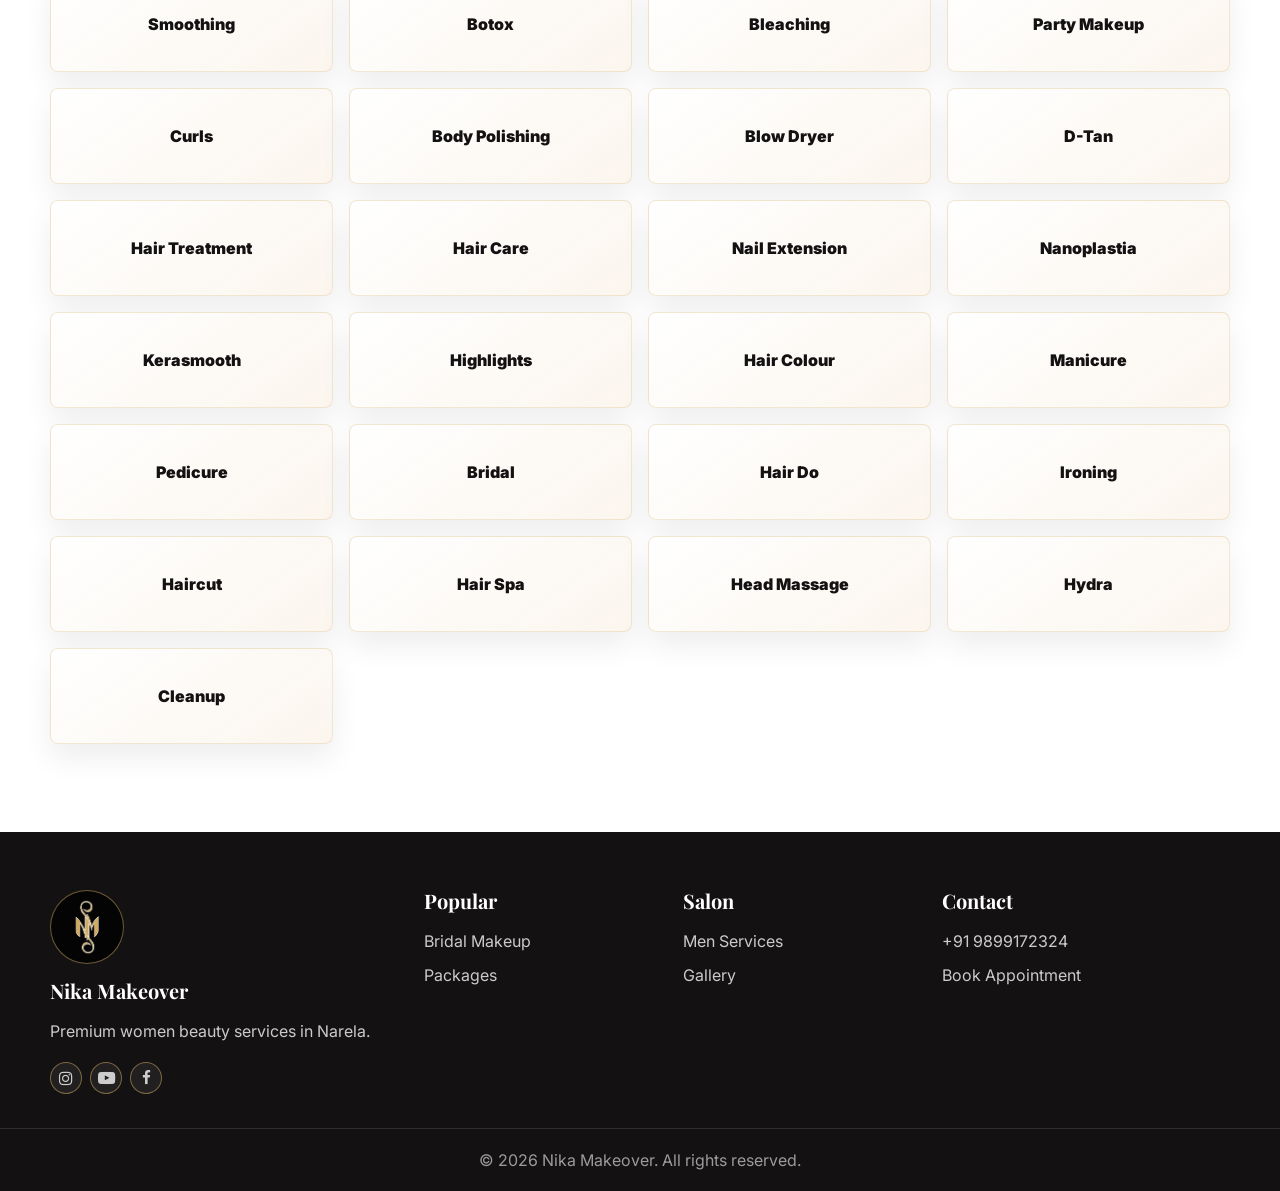
<file: women-services.html>
﻿<!DOCTYPE html>
<html lang="en">
<head>
  <meta charset="UTF-8"><meta name="viewport" content="width=device-width, initial-scale=1.0">
  <link rel="icon" type="image/png" href="assets/favicon.png">
  <link rel="apple-touch-icon" href="assets/favicon.png">
  <title>Women Services | Nika Makeover</title>
  <meta name="description" content="Women salon services at Nika Makeover include threading, facial, waxing, keratin, smoothing, botox, makeup, hydra, nail extension, hair spa and bridal care.">
  <link rel="preconnect" href="https://fonts.googleapis.com"><link rel="preconnect" href="https://fonts.gstatic.com" crossorigin><link href="https://fonts.googleapis.com/css2?family=Inter:wght@400;600;700;800;900&family=Playfair+Display:wght@600;700;800&display=swap" rel="stylesheet"><link rel="stylesheet" href="https://cdnjs.cloudflare.com/ajax/libs/font-awesome/4.7.0/css/font-awesome.min.css">
  <link rel="stylesheet" href="css/styles.css">
</head>
<body>
  <div class="topbar">
    <div class="wrap">
      <span>Open Monday - Sunday, 8:30 AM - 8:30 PM</span>
      <span class="topbar-contact"><a href="tel:+919899172324">+91 9899172324</a> | <a href="https://www.nikamakeover.com" target="_blank" rel="noopener">www.nikamakeover.com</a></span>
      <span class="social-links" aria-label="Nika Makeover social links">
        <a class="social-icon instagram" href="https://www.instagram.com/nika_makeover/" target="_blank" rel="noopener" aria-label="Nika Makeover Instagram"><i class="fa fa-instagram" aria-hidden="true"></i></a>
        <a class="social-icon youtube" href="https://www.youtube.com/@nikamakeover1223" target="_blank" rel="noopener" aria-label="Nika Makeover YouTube"><i class="fa fa-youtube-play" aria-hidden="true"></i></a>
        <a class="social-icon facebook" href="https://www.facebook.com/search/top?q=Nika%20Makeover" target="_blank" rel="noopener" aria-label="Search Nika Makeover on Facebook"><i class="fa fa-facebook-f" aria-hidden="true"></i></a>
      </span>
    </div>
  </div>
  <header class="header"><nav class="nav"><div class="wrap"><a class="brand" href="index.html"><img class="brand-logo" src="assets/nika-makeover-logo.png" alt="Nika Makeover logo"><span><strong>Nika Makeover</strong><span>Premium Unisex Salon</span></span></a><button class="menu-toggle" type="button" aria-label="Toggle menu" aria-expanded="false"><span></span><span></span><span></span></button><div class="nav-links"><a href="index.html">Home</a><a href="about.html">About</a><div class="nav-dropdown active"><a class="nav-parent active" href="services.html">Services <i class="fa fa-angle-down" aria-hidden="true"></i></a><div class="dropdown-menu"><a class=" active" href="women-services.html">Women Services</a><a class="" href="men-services.html">Men Services</a></div></div><a href="bridal-packages.html">Bridal</a><a href="gallery.html">Gallery</a><a href="offers.html">Offers</a><a href="blog.html">Blog</a><a href="contact.html">Contact</a><a class="nav-cta" href="book-appointment.html">BOOK APPOINTMENT</a></div></div></nav></header>
  <main>
    <section class="page-hero hair-hero"><div class="section"><p class="eyebrow">Women Services</p><h1>Premium beauty, hair and skin care</h1><p>From daily beauty care to complete occasion-ready transformations, choose from a full women-focused salon menu.</p></div></section>
    <section class="section tight alt-bg">
      <div class="grid three">
        <article class="card image-card tall"><img src="assets/real/keratin-long-hair-side-nika-makeover.jpg" alt="Keratin smoothing treatment for women at Nika Makeover" loading="lazy"><div class="card-body"><h3>Keratin &amp; Smoothing</h3><p>Glossy, polished hair treatments with salon-fresh finishing.</p></div></article>
        <article class="card image-card tall"><img src="assets/real/layered-curls-hair-nika-makeover.jpg" alt="Layered curls hairstyle by Nika Makeover" loading="lazy"><div class="card-body"><h3>Haircut &amp; Styling</h3><p>Layered cuts, curls, blow dryer, ironing and hair do services.</p></div></article>
        <article class="card image-card tall"><img src="assets/real/blue-nail-art-nika-makeover.jpg" alt="Blue nail art service at Nika Makeover" loading="lazy"><div class="card-body"><h3>Nails &amp; Beauty</h3><p>Detailed nail, makeup, threading, facial and beauty care.</p></div></article>
      </div>
    </section>
    <section class="section"><div class="section-head"><div><p class="eyebrow">Service Menu</p><h2>Women services at Nika Makeover</h2></div><a class="btn appointment-submit" href="book-appointment.html">BOOK APPOINTMENT</a></div>
      <div class="service-card-grid"><article>Threading</article><article>Facial</article><article>Waxing</article><article>Keratin</article><article>Smoothing</article><article>Botox</article><article>Bleaching</article><article>Party Makeup</article><article>Curls</article><article>Body Polishing</article><article>Blow Dryer</article><article>D-Tan</article><article>Hair Treatment</article><article>Hair Care</article><article>Nail Extension</article><article>Nanoplastia</article><article>Kerasmooth</article><article>Highlights</article><article>Hair Colour</article><article>Manicure</article><article>Pedicure</article><article>Bridal</article><article>Hair Do</article><article>Ironing</article><article>Haircut</article><article>Hair Spa</article><article>Head Massage</article><article>Hydra</article><article>Cleanup</article></div>
    </section>
  </main>
  <footer class="footer"><div class="wrap"><div class="footer-brand"><img class="footer-logo" src="assets/nika-makeover-logo.png" alt="Nika Makeover logo"><h3>Nika Makeover</h3><p>Premium women beauty services in Narela.</p><div class="social-links footer-social" aria-label="Nika Makeover social links"><a class="social-icon instagram" href="https://www.instagram.com/nika_makeover/" target="_blank" rel="noopener" aria-label="Nika Makeover Instagram"><i class="fa fa-instagram" aria-hidden="true"></i></a><a class="social-icon youtube" href="https://www.youtube.com/@nikamakeover1223" target="_blank" rel="noopener" aria-label="Nika Makeover YouTube"><i class="fa fa-youtube-play" aria-hidden="true"></i></a><a class="social-icon facebook" href="https://www.facebook.com/search/top?q=Nika%20Makeover" target="_blank" rel="noopener" aria-label="Search Nika Makeover on Facebook"><i class="fa fa-facebook-f" aria-hidden="true"></i></a></div></div><div><h3>Popular</h3><a href="bridal-packages.html">Bridal Makeup</a><a href="offers.html">Packages</a></div><div><h3>Salon</h3><a href="men-services.html">Men Services</a><a href="gallery.html">Gallery</a></div><div><h3>Contact</h3><a href="tel:+919899172324">+91 9899172324</a><a href="book-appointment.html">Book Appointment</a></div></div><div class="copyright">&copy; 2026 Nika Makeover. All rights reserved.</div></footer>
  <div class="float-actions"><a class="whatsapp" href="https://wa.me/919899172324" target="_blank" rel="noopener" aria-label="Chat on WhatsApp" data-tooltip="Chat on WhatsApp"><i class="fa fa-whatsapp" aria-hidden="true"></i></a><a class="call-float" href="tel:+919899172324" aria-label="Call Now" data-tooltip="Call Now"><i class="fa fa-phone" aria-hidden="true"></i></a></div><script src="js/main.js"></script>
</body>
</html>
</file>
<file: css/styles.css>
:root {
  --ink: #141112;
  --soft-ink: #5f5556;
  --rose: #be8179;
  --rose-dark: #8f564f;
  --gold: #d0ad64;
  --gold-deep: #a57d33;
  --cream: #fbf5ed;
  --nude: #ead8c8;
  --white: #ffffff;
  --line: rgba(20, 17, 18, 0.11);
  --shadow: 0 22px 55px rgba(20, 17, 18, 0.12);
  --radius: 8px;
  --max: 1180px;
  font-size: 16px;
}

* {
  box-sizing: border-box;
}

html {
  scroll-behavior: smooth;
}

body {
  margin: 0;
  font-family: "Inter", "Segoe UI", Arial, sans-serif;
  color: var(--ink);
  background: var(--white);
  line-height: 1.65;
}

img {
  display: block;
  max-width: 100%;
}

a {
  color: inherit;
  text-decoration: none;
}

.topbar {
  background: var(--ink);
  color: var(--cream);
  font-size: 0.9rem;
}

.topbar .wrap,
.nav .wrap,
.section,
.footer .wrap {
  width: min(var(--max), calc(100% - 32px));
  margin: 0 auto;
}

.topbar .wrap {
  display: flex;
  align-items: center;
  justify-content: space-between;
  gap: 18px;
  min-height: 42px;
}

.topbar a {
  color: var(--cream);
}

.topbar-contact {
  white-space: nowrap;
}

.social-links {
  display: inline-flex;
  align-items: center;
  gap: 8px;
}

.social-icon {
  display: inline-grid;
  place-items: center;
  width: 32px;
  height: 32px;
  border-radius: 50%;
  border: 1px solid rgba(208, 173, 100, 0.52);
  background: rgba(255, 255, 255, 0.06);
  color: var(--gold);
  font-size: 0.72rem;
  font-weight: 900;
  line-height: 1;
  letter-spacing: 0;
  transition: transform 180ms ease, background 180ms ease, color 180ms ease, border-color 180ms ease, box-shadow 180ms ease;
}

.social-icon:hover {
  transform: translateY(-2px);
  background: var(--gold);
  color: var(--ink);
  border-color: var(--gold);
  box-shadow: 0 10px 22px rgba(208, 173, 100, 0.22);
}

.social-icon .fa {
  display: block;
  font-size: 1rem;
  line-height: 1;
}

.social-icon.facebook .fa {
  font-size: 0.95rem;
}

.social-icon.youtube .fa {
  font-size: 1.08rem;
}

.header {
  position: sticky;
  top: 0;
  z-index: 50;
  background: rgba(255, 255, 255, 0.93);
  border-bottom: 1px solid var(--line);
  backdrop-filter: blur(14px);
}

.nav .wrap {
  display: flex;
  align-items: center;
  justify-content: space-between;
  gap: 18px;
  min-height: 110px;
}

.brand {
  display: inline-flex;
  align-items: center;
  gap: 18px;
  min-width: max-content;
}

.brand-logo {
  width: 92px;
  height: 92px;
  object-fit: contain;
  flex: 0 0 auto;
  padding: 7px;
  border-radius: 50%;
  background: radial-gradient(circle, rgba(20, 17, 18, 0.96) 0 58%, rgba(208, 173, 100, 0.18) 59% 100%);
  border: 1px solid rgba(208, 173, 100, 0.42);
  box-shadow: 0 14px 34px rgba(20, 17, 18, 0.14);
}

.brand strong {
  display: block;
  font-family: "Playfair Display", Georgia, serif;
  font-size: 1.55rem;
  line-height: 1.1;
}

.brand span {
  display: block;
  color: var(--gold-deep);
  font-size: 0.78rem;
  letter-spacing: 0.08em;
  text-transform: uppercase;
}

.nav-links {
  display: flex;
  align-items: center;
  justify-content: flex-end;
  gap: 4px;
  flex-wrap: wrap;
}

.nav-links a,
.nav-parent {
  padding: 10px 11px;
  color: var(--soft-ink);
  font-weight: 700;
  font-size: 0.91rem;
}

.nav-links a:hover,
.nav-links a.active,
.nav-dropdown.active .nav-parent {
  color: var(--rose-dark);
}

.nav-dropdown {
  position: relative;
}

.nav-parent {
  display: inline-flex;
  align-items: center;
  gap: 6px;
}

.dropdown-menu {
  position: absolute;
  top: calc(100% + 12px);
  left: 50%;
  z-index: 20;
  display: grid;
  min-width: 210px;
  padding: 10px;
  border: 1px solid rgba(208, 173, 100, 0.28);
  border-radius: var(--radius);
  background: rgba(255, 255, 255, 0.98);
  box-shadow: 0 18px 38px rgba(20, 17, 18, 0.14);
  opacity: 0;
  pointer-events: none;
  transform: translateX(-50%) translateY(8px);
  transition: opacity 180ms ease, transform 180ms ease;
}

.nav-dropdown:hover .dropdown-menu,
.nav-dropdown:focus-within .dropdown-menu {
  opacity: 1;
  pointer-events: auto;
  transform: translateX(-50%) translateY(0);
}

.dropdown-menu a {
  display: block;
  padding: 11px 12px;
  border-radius: var(--radius);
  color: var(--ink);
  white-space: nowrap;
}

.dropdown-menu a:hover,
.dropdown-menu a.active {
  background: linear-gradient(135deg, rgba(244, 220, 149, 0.42), rgba(208, 173, 100, 0.2));
  color: var(--ink);
}

.nav-links a.nav-cta {
  margin-left: 6px;
  padding: 12px 18px;
  border-radius: var(--radius);
  background: linear-gradient(135deg, #f4dc95, var(--gold), #b48739);
  color: var(--ink);
  box-shadow: 0 12px 26px rgba(165, 125, 51, 0.24);
  font-size: 0.82rem;
  letter-spacing: 0.04em;
  white-space: nowrap;
  transition: transform 180ms ease, box-shadow 180ms ease, filter 180ms ease;
}

.nav-links a.nav-cta:hover,
.nav-links a.nav-cta.active {
  color: var(--ink);
  transform: scale(1.04);
  filter: brightness(1.04);
  box-shadow: 0 16px 34px rgba(208, 173, 100, 0.42);
}

.menu-toggle {
  display: none;
  width: 42px;
  height: 42px;
  border: 1px solid var(--line);
  background: var(--white);
  border-radius: var(--radius);
  color: var(--ink);
  cursor: pointer;
}

.menu-toggle span {
  display: block;
  width: 18px;
  height: 2px;
  margin: 4px auto;
  background: currentColor;
}

.btn {
  display: inline-flex;
  align-items: center;
  justify-content: center;
  min-height: 46px;
  padding: 12px 20px;
  border: 1px solid transparent;
  border-radius: var(--radius);
  background: var(--ink);
  color: var(--white);
  font-weight: 800;
  line-height: 1.2;
  cursor: pointer;
  transition: transform 180ms ease, box-shadow 180ms ease, background 180ms ease;
}

.btn:hover {
  transform: translateY(-2px);
  box-shadow: 0 14px 30px rgba(20, 17, 18, 0.18);
}

.btn.alt {
  background: var(--rose);
}

.btn.appointment-submit {
  background: linear-gradient(135deg, #f4dc95, var(--gold), #b48739);
  color: var(--ink);
  border-color: rgba(208, 173, 100, 0.7);
  box-shadow: 0 14px 30px rgba(165, 125, 51, 0.24);
  letter-spacing: 0.04em;
}

.btn.appointment-submit:hover {
  box-shadow: 0 18px 40px rgba(208, 173, 100, 0.4);
  filter: brightness(1.04);
}

.btn.light {
  background: transparent;
  color: var(--ink);
  border-color: rgba(20, 17, 18, 0.18);
}

.hero {
  position: relative;
  height: clamp(560px, 44.27vw, 850px);
  min-height: 0;
  overflow: hidden;
  background: var(--white);
}

.hero-banner {
  width: 100%;
  height: 100%;
  object-fit: cover;
  object-position: center;
}

.hero-banner-actions {
  position: absolute;
  inset: 0;
  pointer-events: none;
}

.hero-hotspot {
  position: absolute;
  top: 71.8%;
  height: 7.8%;
  border-radius: var(--radius);
  overflow: hidden;
  pointer-events: auto;
  transition: transform 220ms ease, box-shadow 220ms ease, background 220ms ease, border-color 220ms ease;
}

.hero-hotspot span {
  display: none;
}

.hero-hotspot::before,
.hero-hotspot::after {
  content: "";
  position: absolute;
  pointer-events: none;
}

.hero-hotspot::before {
  inset: 0;
  background: linear-gradient(110deg, transparent 0%, rgba(255, 255, 255, 0.08) 32%, rgba(255, 255, 255, 0.64) 48%, rgba(244, 220, 149, 0.36) 55%, transparent 72%);
  transform: translateX(-120%);
  transition: transform 650ms ease;
}

.hero-hotspot::after {
  left: 9%;
  right: 9%;
  bottom: 4px;
  height: 3px;
  border-radius: 999px;
  background: linear-gradient(90deg, transparent, rgba(212, 175, 55, 0.92), transparent);
  box-shadow: 0 8px 25px rgba(212, 175, 55, 0.35);
  opacity: 0.88;
  transition: opacity 220ms ease, box-shadow 220ms ease, transform 220ms ease;
}

.hero-hotspot:hover,
.hero-hotspot:focus-visible {
  transform: translateY(-3px);
  box-shadow: 0 8px 25px rgba(212, 175, 55, 0.35);
}

.hero-hotspot:hover::before,
.hero-hotspot:focus-visible::before {
  transform: translateX(120%);
}

.hero-hotspot:hover::after,
.hero-hotspot:focus-visible::after {
  opacity: 1;
  transform: translateY(-1px);
  box-shadow: 0 10px 30px rgba(212, 175, 55, 0.55);
}

.hero-hotspot:focus-visible {
  outline: 3px solid var(--gold);
  outline-offset: 4px;
}

.hero-hotspot.appointment {
  left: 6.1%;
  width: 14.8%;
}

.hero-hotspot.services {
  left: 22.5%;
  width: 14.7%;
}

.eyebrow {
  display: inline-flex;
  align-items: center;
  gap: 9px;
  margin: 0 0 14px;
  color: var(--gold);
  font-weight: 900;
  letter-spacing: 0.12em;
  text-transform: uppercase;
  font-size: 0.78rem;
}

.eyebrow::before {
  content: "";
  width: 32px;
  height: 1px;
  background: currentColor;
}

h1,
h2,
h3 {
  margin: 0;
  font-family: "Playfair Display", Georgia, serif;
  line-height: 1.08;
  letter-spacing: 0;
}

h1 {
  font-size: clamp(2.8rem, 7vw, 5.8rem);
  max-width: 780px;
}

h2 {
  font-size: clamp(2rem, 4vw, 3.35rem);
}

h3 {
  font-size: 1.45rem;
}

p {
  margin: 0;
}

.lead {
  margin-top: 22px;
  color: rgba(255, 255, 255, 0.88);
  font-size: 1.12rem;
  max-width: 650px;
}

.hero-actions,
.actions {
  display: flex;
  flex-wrap: wrap;
  gap: 12px;
  margin-top: 30px;
}

.hero-panel {
  display: grid;
  grid-template-columns: repeat(3, minmax(0, 1fr));
  gap: 1px;
  width: min(var(--max), calc(100% - 32px));
  margin: -72px auto 0;
  position: relative;
  z-index: 2;
  box-shadow: var(--shadow);
}

.stat {
  background: var(--white);
  padding: 28px;
  min-height: 138px;
}

.stat strong {
  display: block;
  color: var(--rose-dark);
  font-family: "Playfair Display", Georgia, serif;
  font-size: 2rem;
}

.stat span {
  color: var(--soft-ink);
  font-weight: 700;
}

.page-hero {
  background:
    linear-gradient(90deg, rgba(20, 17, 18, 0.82), rgba(20, 17, 18, 0.36)),
    url("../assets/real/salon-interior-nika-makeover.jpg") center/cover;
  color: var(--white);
}

.page-hero.hair-hero {
  background:
    linear-gradient(90deg, rgba(20, 17, 18, 0.84), rgba(20, 17, 18, 0.32)),
    url("../assets/real/keratin-long-hair-front-nika-makeover.jpg") center 42%/cover;
}

.page-hero.bridal-hero {
  background:
    linear-gradient(90deg, rgba(20, 17, 18, 0.84), rgba(20, 17, 18, 0.32)),
    url("../assets/real/bridal-mehndi-hands-nika-makeover.jpg") center 38%/cover;
}

.page-hero.gallery-hero {
  background:
    linear-gradient(90deg, rgba(20, 17, 18, 0.84), rgba(20, 17, 18, 0.32)),
    url("../assets/real/hair-smoothing-before-after-white-nika-makeover.jpg") center/cover;
}

.page-hero.men-hero {
  background:
    linear-gradient(90deg, rgba(20, 17, 18, 0.86), rgba(20, 17, 18, 0.36)),
    url("../assets/real/men-haircut-scissor-comb-nika-makeover.jpg") center 44%/cover;
}

.page-hero .section {
  padding: 98px 0;
}

.page-hero p {
  max-width: 720px;
  margin-top: 18px;
  color: rgba(255, 255, 255, 0.86);
  font-size: 1.08rem;
}

.section {
  padding: 88px 0;
}

.section.tight {
  padding: 58px 0;
}

.section.alt-bg {
  background: var(--cream);
}

.section-head {
  display: flex;
  align-items: end;
  justify-content: space-between;
  gap: 28px;
  margin-bottom: 36px;
}

.section-head p {
  max-width: 560px;
  color: var(--soft-ink);
}

.grid {
  display: grid;
  gap: 22px;
}

.grid.two {
  grid-template-columns: repeat(2, minmax(0, 1fr));
}

.grid.three {
  grid-template-columns: repeat(3, minmax(0, 1fr));
}

.grid.four {
  grid-template-columns: repeat(4, minmax(0, 1fr));
}

.card {
  background: var(--white);
  border: 1px solid var(--line);
  border-radius: var(--radius);
  overflow: hidden;
  transition: transform 180ms ease, box-shadow 180ms ease, border-color 180ms ease;
}

.card:hover {
  transform: translateY(-4px);
  border-color: rgba(197, 135, 125, 0.36);
  box-shadow: 0 18px 40px rgba(20, 17, 18, 0.1);
}

.card-body {
  padding: 24px;
}

.card p,
.service-list li,
.blog-card p,
.contact-line {
  color: var(--soft-ink);
}

.image-card img {
  width: 100%;
  height: 245px;
  object-fit: cover;
  box-shadow: 0 12px 30px rgba(20, 17, 18, 0.08);
}

.image-card.tall img {
  height: 320px;
}

.men-service-gallery {
  display: grid;
  grid-template-columns: repeat(auto-fit, minmax(260px, 1fr));
  gap: 22px;
}

.men-service-card {
  min-height: 100%;
  border-color: rgba(208, 173, 100, 0.28);
  box-shadow: 0 18px 38px rgba(20, 17, 18, 0.09);
}

.men-service-card img {
  width: 100%;
  height: 280px;
  object-fit: cover;
}

.men-placeholder {
  display: flex;
  flex-direction: column;
  justify-content: space-between;
  min-height: 100%;
  overflow: hidden;
  background:
    linear-gradient(145deg, rgba(255, 255, 255, 0.98), rgba(251, 245, 237, 0.95));
}

.placeholder-icon {
  display: grid;
  place-items: center;
  height: 280px;
  color: var(--gold-deep);
  background:
    radial-gradient(circle at center, rgba(208, 173, 100, 0.2), rgba(255, 255, 255, 0) 56%),
    linear-gradient(135deg, rgba(20, 17, 18, 0.96), rgba(20, 17, 18, 0.84));
  border-bottom: 1px solid rgba(208, 173, 100, 0.28);
}

.placeholder-icon .fa {
  font-size: 3.4rem;
  filter: drop-shadow(0 10px 22px rgba(208, 173, 100, 0.24));
}

.service-list {
  display: flex;
  flex-wrap: wrap;
  gap: 10px;
  padding: 0;
  margin: 18px 0 0;
  list-style: none;
}

.service-list li {
  padding: 9px 13px;
  border: 1px solid rgba(20, 17, 18, 0.12);
  border-radius: 999px;
  background: rgba(255, 255, 255, 0.78);
  font-weight: 700;
  font-size: 0.92rem;
}

.service-category-card {
  border-color: rgba(208, 173, 100, 0.3);
}

.service-category-card h3 {
  margin-bottom: 12px;
}

.service-card-grid {
  display: grid;
  grid-template-columns: repeat(4, minmax(0, 1fr));
  gap: 16px;
}

.service-card-grid article {
  min-height: 96px;
  display: flex;
  align-items: center;
  justify-content: center;
  padding: 18px;
  border-radius: var(--radius);
  border: 1px solid rgba(208, 173, 100, 0.28);
  background: linear-gradient(145deg, rgba(255, 255, 255, 0.98), rgba(251, 245, 237, 0.96));
  color: var(--ink);
  box-shadow: 0 14px 30px rgba(20, 17, 18, 0.07);
  font-weight: 900;
  text-align: center;
  transition: transform 180ms ease, box-shadow 180ms ease, border-color 180ms ease;
}

.service-card-grid article:hover {
  transform: translateY(-3px);
  border-color: rgba(208, 173, 100, 0.62);
  box-shadow: 0 18px 38px rgba(20, 17, 18, 0.12);
}

.split {
  display: grid;
  grid-template-columns: 1.03fr 0.97fr;
  gap: 42px;
  align-items: center;
}

.split-image {
  min-height: 500px;
  border-radius: var(--radius);
  background: url("../assets/real/salon-interior-nika-makeover.jpg") center/cover;
  box-shadow: var(--shadow);
}

.quote {
  position: relative;
}

.stars {
  color: var(--gold);
  font-size: 1rem;
  letter-spacing: 0.06em;
  margin-bottom: 10px;
}

.quote blockquote {
  margin: 0;
  color: var(--soft-ink);
}

.quote cite {
  display: block;
  margin-top: 18px;
  color: var(--ink);
  font-style: normal;
  font-weight: 900;
}

.testimonials-section {
  background:
    linear-gradient(135deg, rgba(20, 17, 18, 0.04), rgba(208, 173, 100, 0.09)),
    var(--cream);
}

.testimonial-carousel {
  position: relative;
  display: grid;
  grid-template-columns: 52px minmax(0, 1fr) 52px;
  align-items: center;
  gap: 18px;
}

.testimonial-viewport {
  overflow: hidden;
}

.testimonial-track {
  display: flex;
  gap: 22px;
  transition: transform 360ms ease;
  will-change: transform;
}

.testimonial-card {
  flex: 0 0 calc((100% - 44px) / 3);
  min-height: 300px;
  padding: 30px;
  border-radius: var(--radius);
  border: 1px solid rgba(208, 173, 100, 0.38);
  background:
    linear-gradient(145deg, rgba(255, 255, 255, 0.98), rgba(251, 245, 237, 0.94));
  box-shadow: 0 18px 42px rgba(20, 17, 18, 0.09);
}

.testimonial-card blockquote {
  min-height: 138px;
  margin: 0;
  color: var(--soft-ink);
}

.testimonial-card cite {
  display: block;
  margin-top: 22px;
  color: var(--ink);
  font-style: normal;
  font-weight: 900;
}

.carousel-btn {
  display: grid;
  place-items: center;
  width: 52px;
  height: 52px;
  border: 1px solid rgba(208, 173, 100, 0.58);
  border-radius: 50%;
  background: var(--ink);
  color: var(--gold);
  cursor: pointer;
  box-shadow: 0 14px 32px rgba(20, 17, 18, 0.14);
  transition: transform 180ms ease, background 180ms ease, color 180ms ease, box-shadow 180ms ease;
}

.carousel-btn:hover {
  transform: translateY(-2px);
  background: var(--gold);
  color: var(--ink);
  box-shadow: 0 18px 38px rgba(20, 17, 18, 0.2);
}

.carousel-btn .fa {
  font-size: 1.45rem;
}

.carousel-dots {
  grid-column: 1 / -1;
  display: flex;
  align-items: center;
  justify-content: center;
  gap: 9px;
  margin-top: 12px;
}

.carousel-dot {
  width: 9px;
  height: 9px;
  border: 0;
  border-radius: 50%;
  background: rgba(20, 17, 18, 0.28);
  cursor: pointer;
  transition: transform 180ms ease, background 180ms ease;
}

.carousel-dot.active {
  transform: scale(1.25);
  background: var(--gold-deep);
}

.gallery {
  display: grid;
  grid-template-columns: repeat(auto-fit, minmax(280px, 1fr));
  gap: 22px;
}

.portfolio-gallery {
  display: grid;
  gap: 42px;
}

.gallery-group {
  display: grid;
  gap: 18px;
}

.gallery-group-title {
  font-size: clamp(1.35rem, 2vw, 1.8rem);
  color: var(--ink);
}

.gallery-grid {
  display: grid;
  grid-template-columns: repeat(auto-fit, minmax(280px, 1fr));
  gap: 22px;
  align-items: stretch;
}

.gallery-grid.before-after {
  grid-template-columns: repeat(2, minmax(280px, 1fr));
}

.gallery-item {
  margin: 0;
  height: 300px;
  overflow: hidden;
  border-radius: 16px;
  border: 1px solid rgba(208, 173, 100, 0.18);
  box-shadow: 0 18px 42px rgba(20, 17, 18, 0.12);
  background: var(--ink);
  transform: translateZ(0);
}

.gallery img,
.gallery-item img {
  width: 100%;
  height: 100%;
  object-fit: cover;
  border-radius: inherit;
  transition: transform 400ms ease, filter 400ms ease;
}

.gallery-item:hover img {
  transform: scale(1.05);
  filter: saturate(1.06) contrast(1.03);
}

.gallery > img:nth-child(1),
.gallery > img:nth-child(4),
.gallery .gallery-item:nth-child(1),
.gallery .gallery-item:nth-child(4) {
  grid-row: span 1;
}

.package {
  display: flex;
  flex-direction: column;
  gap: 18px;
  min-height: 100%;
}

.price {
  color: var(--rose-dark);
  font-family: "Playfair Display", Georgia, serif;
  font-size: 2rem;
  font-weight: 800;
}

.check-list {
  padding: 0;
  margin: 0;
  list-style: none;
}

.check-list li {
  padding: 9px 0 9px 28px;
  position: relative;
  color: var(--soft-ink);
  border-bottom: 1px solid rgba(20, 17, 18, 0.08);
}

.check-list li::before {
  content: "✓";
  position: absolute;
  left: 0;
  color: var(--rose-dark);
  font-weight: 900;
}

.contact-grid {
  display: grid;
  grid-template-columns: 0.85fr 1.15fr;
  gap: 28px;
}

.contact-box {
  padding: 28px;
  border: 1px solid var(--line);
  border-radius: var(--radius);
  background: var(--white);
}

.contact-photo {
  width: 100%;
  height: 250px;
  margin-bottom: 22px;
  border-radius: var(--radius);
  object-fit: cover;
  box-shadow: 0 16px 34px rgba(20, 17, 18, 0.12);
}

.contact-line {
  padding: 13px 0;
  border-bottom: 1px solid rgba(20, 17, 18, 0.08);
}

.contact-line strong {
  display: block;
  color: var(--ink);
}

.form {
  display: grid;
  gap: 16px;
}

.form.two {
  grid-template-columns: repeat(2, minmax(0, 1fr));
}

.field.full {
  grid-column: 1 / -1;
}

label {
  display: block;
  margin-bottom: 7px;
  font-weight: 800;
  color: var(--ink);
}

input,
select,
textarea {
  width: 100%;
  min-height: 48px;
  border: 1px solid rgba(20, 17, 18, 0.16);
  border-radius: var(--radius);
  padding: 12px 14px;
  font: inherit;
  color: var(--ink);
  background: var(--white);
}

textarea {
  min-height: 130px;
  resize: vertical;
}

input:focus,
select:focus,
textarea:focus {
  outline: 2px solid rgba(197, 135, 125, 0.32);
  border-color: var(--rose);
}

.map {
  width: 100%;
  min-height: 360px;
  border: 0;
  border-radius: var(--radius);
}

.blog-card {
  min-height: 100%;
}

.blog-card img {
  width: 100%;
  height: 210px;
  object-fit: cover;
  border-bottom: 1px solid var(--line);
}

.blog-card .date {
  color: var(--rose-dark);
  font-weight: 900;
  font-size: 0.9rem;
}

.cta-band {
  color: var(--white);
  background:
    linear-gradient(90deg, rgba(20, 17, 18, 0.88), rgba(156, 93, 85, 0.74)),
    url("../assets/real/bridal-mehndi-hands-nika-makeover.jpg") center 42%/cover;
}

.cta-band .section {
  display: flex;
  align-items: center;
  justify-content: space-between;
  gap: 28px;
}

.cta-band p {
  max-width: 700px;
  color: rgba(255, 255, 255, 0.86);
  margin-top: 12px;
}

.footer {
  background: var(--ink);
  color: rgba(255, 255, 255, 0.78);
}

.footer .wrap {
  display: grid;
  grid-template-columns: 1.2fr 0.8fr 0.8fr 1fr;
  gap: 28px;
  padding: 58px 0 34px;
}

.footer h3 {
  color: var(--white);
  font-size: 1.25rem;
  margin-bottom: 16px;
}

.footer-brand .footer-logo {
  width: 74px;
  height: 74px;
  object-fit: contain;
  padding: 6px;
  margin-bottom: 16px;
  border-radius: 50%;
  background: rgba(0, 0, 0, 0.72);
  border: 1px solid rgba(208, 173, 100, 0.5);
}

.footer a {
  display: block;
  margin: 8px 0;
  color: rgba(255, 255, 255, 0.78);
}

.footer a:hover {
  color: var(--gold);
}

.footer-social {
  margin-top: 18px;
}

.footer-social a,
.contact-social a {
  display: inline-grid;
  margin: 0;
}

.contact-social {
  margin-top: 10px;
}

.contact-social .social-icon {
  background: var(--ink);
  color: var(--gold);
}

.copyright {
  border-top: 1px solid rgba(255, 255, 255, 0.12);
  padding: 18px 0;
  text-align: center;
  color: rgba(255, 255, 255, 0.58);
}

.float-actions {
  position: fixed;
  right: 18px;
  bottom: 18px;
  z-index: 60;
  display: grid;
  gap: 10px;
}

.float-actions a {
  position: relative;
  display: grid;
  place-items: center;
  width: 54px;
  height: 54px;
  border-radius: 50%;
  color: var(--gold);
  background: rgba(20, 17, 18, 0.96);
  border: 1px solid rgba(208, 173, 100, 0.58);
  box-shadow: 0 12px 28px rgba(20, 17, 18, 0.26);
  font-weight: 900;
  transition: transform 180ms ease, background 180ms ease, color 180ms ease, box-shadow 180ms ease, border-color 180ms ease;
}

.float-actions a:hover {
  transform: translateY(-3px);
  background: var(--gold);
  color: var(--ink);
  border-color: var(--gold);
  box-shadow: 0 18px 36px rgba(20, 17, 18, 0.32);
}

.float-actions a .fa {
  font-size: 1.35rem;
  line-height: 1;
}

.float-actions a::before {
  content: attr(data-tooltip);
  position: absolute;
  right: calc(100% + 12px);
  top: 50%;
  transform: translateY(-50%) translateX(6px);
  width: max-content;
  max-width: 150px;
  padding: 8px 11px;
  border-radius: var(--radius);
  background: var(--ink);
  color: var(--gold);
  border: 1px solid rgba(208, 173, 100, 0.5);
  font-size: 0.78rem;
  line-height: 1;
  opacity: 0;
  pointer-events: none;
  white-space: nowrap;
  box-shadow: 0 12px 28px rgba(20, 17, 18, 0.22);
  transition: opacity 180ms ease, transform 180ms ease;
}

.float-actions a:hover::before,
.float-actions a:focus-visible::before {
  opacity: 1;
  transform: translateY(-50%) translateX(0);
}

.whatsapp {
  background: rgba(20, 17, 18, 0.96);
}

.call-float {
  background: rgba(20, 17, 18, 0.96);
}

.form-note {
  display: none;
  padding: 12px 14px;
  border-radius: var(--radius);
  background: #f4fff8;
  color: #176034;
  font-weight: 800;
}

.form-note.show {
  display: block;
}

@media (max-width: 1040px) {
  .nav .wrap {
    min-height: 96px;
  }

  .brand-logo {
    width: 74px;
    height: 74px;
  }

  .nav-links {
    position: absolute;
    top: 100%;
    left: 0;
    right: 0;
    display: none;
    flex-direction: column;
    align-items: stretch;
    gap: 0;
    padding: 12px 16px 18px;
    background: var(--white);
    border-bottom: 1px solid var(--line);
    box-shadow: 0 20px 35px rgba(20, 17, 18, 0.09);
  }

  .nav-links.open {
    display: flex;
  }

  .nav-links a {
    padding: 13px 8px;
    border-bottom: 1px solid rgba(20, 17, 18, 0.07);
  }

  .nav-dropdown {
    width: 100%;
  }

  .nav-parent {
    width: 100%;
    justify-content: space-between;
    padding: 13px 8px;
    border-bottom: 1px solid rgba(20, 17, 18, 0.07);
  }

  .dropdown-menu {
    position: static;
    min-width: 0;
    padding: 4px 0 8px 16px;
    border: 0;
    border-radius: 0;
    background: transparent;
    box-shadow: none;
    opacity: 1;
    pointer-events: auto;
    transform: none;
  }

  .dropdown-menu a {
    padding: 11px 8px;
  }

  .nav-links a.nav-cta {
    display: inline-flex;
    justify-content: center;
    width: fit-content;
    margin: 14px 0 0;
    padding: 13px 20px;
    border-bottom: 0;
  }

  .menu-toggle {
    display: inline-block;
  }

  .grid.four {
    grid-template-columns: repeat(2, minmax(0, 1fr));
  }

  .service-card-grid {
    grid-template-columns: repeat(3, minmax(0, 1fr));
  }

  .footer .wrap {
    grid-template-columns: repeat(2, minmax(0, 1fr));
  }

  .testimonial-card {
    flex-basis: calc((100% - 22px) / 2);
  }
}

@media (max-width: 820px) {
  .topbar .wrap,
  .section-head,
  .split,
  .contact-grid,
  .cta-band .section {
    display: block;
  }

  .topbar .wrap {
    padding: 9px 0;
  }

  .topbar span {
    display: block;
  }

  .topbar-contact,
  .topbar .social-links {
    margin-top: 8px;
  }

  .hero {
    height: 520px;
  }

  .hero-banner {
    object-position: left center;
  }

  .hero-banner-actions {
    inset: auto 16px 24px;
    display: grid;
    grid-template-columns: 1fr 1fr;
    gap: 12px;
    pointer-events: auto;
  }

  .hero-hotspot,
  .hero-hotspot.appointment,
  .hero-hotspot.services {
    position: static;
    display: inline-flex;
    align-items: center;
    justify-content: center;
    width: auto;
    height: 46px;
    padding: 0 14px;
    border: 1px solid rgba(208, 173, 100, 0.76);
    border-radius: var(--radius);
    background: rgba(20, 17, 18, 0.92);
    color: var(--gold);
    box-shadow: 0 14px 30px rgba(20, 17, 18, 0.22);
    font-size: 0.78rem;
    font-weight: 900;
    line-height: 1.15;
    text-align: center;
    text-transform: uppercase;
  }

  .hero-hotspot span {
    position: relative;
    z-index: 1;
    display: inline;
  }

  .hero-hotspot::after {
    bottom: 5px;
  }

  .hero-panel,
  .grid.two,
  .grid.three,
  .grid.four,
  .form.two {
    grid-template-columns: 1fr;
  }

  .hero-panel {
    margin-top: 0;
    box-shadow: none;
  }

  .section {
    padding: 62px 0;
  }

  .section-head p {
    margin-top: 14px;
  }

  .split-image {
    min-height: 360px;
    margin-top: 28px;
  }

  .gallery {
    grid-template-columns: 1fr;
  }

  .gallery-grid,
  .gallery-grid.before-after {
    grid-template-columns: 1fr;
  }

  .gallery-item {
    height: 280px;
  }

  .gallery img:nth-child(1),
  .gallery img:nth-child(4),
  .gallery .gallery-item:nth-child(1),
  .gallery .gallery-item:nth-child(4) {
    grid-row: span 1;
  }

  .contact-box {
    margin-top: 22px;
  }

  .testimonial-carousel {
    grid-template-columns: 44px minmax(0, 1fr) 44px;
    gap: 10px;
  }

  .testimonial-card {
    flex-basis: 100%;
    min-height: 280px;
  }

  .service-card-grid {
    grid-template-columns: repeat(2, minmax(0, 1fr));
  }

  .carousel-btn {
    width: 44px;
    height: 44px;
  }
}

@media (max-width: 560px) {
  .topbar .wrap,
  .nav .wrap,
  .section,
  .footer .wrap {
    width: min(var(--max), calc(100% - 24px));
  }

  .brand strong {
    font-size: 1.12rem;
  }

  .brand span {
    font-size: 0.68rem;
  }

  .brand-logo {
    width: 66px;
    height: 66px;
    padding: 5px;
  }

  h1 {
    font-size: 2.5rem;
  }

  .hero {
    height: 500px;
  }

  .btn {
    width: 100%;
  }

  .nav-links a.nav-cta {
    width: 100%;
  }

  .service-card-grid {
    grid-template-columns: 1fr;
  }

  .gallery-grid {
    gap: 16px;
  }

  .gallery-item {
    height: 260px;
    border-radius: 14px;
  }

  .stat,
  .card-body,
  .contact-box {
    padding: 21px;
  }

  .footer .wrap {
    grid-template-columns: 1fr;
  }

  .float-actions {
    right: 12px;
    bottom: 12px;
  }

  .float-actions a {
    width: 49px;
    height: 49px;
  }
}
</file>
